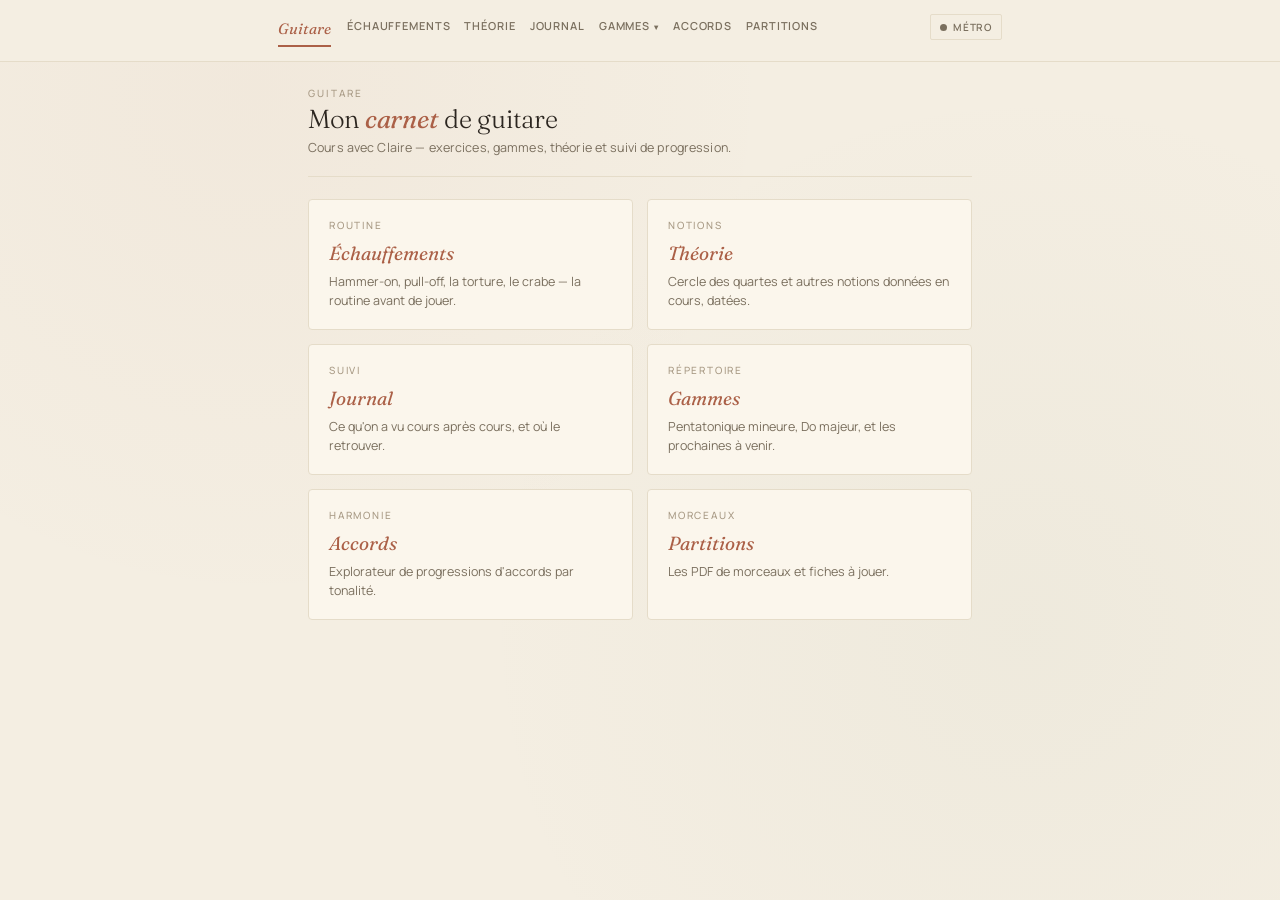
<file: index.html>
<!DOCTYPE html>
<html lang="fr">
<head>
  <meta charset="UTF-8">
  <meta name="viewport" content="width=device-width, initial-scale=1.0">
  <title>Mon carnet de guitare</title>
  <link rel="preconnect" href="https://fonts.googleapis.com">
  <link rel="preconnect" href="https://fonts.gstatic.com" crossorigin>
  <link href="https://fonts.googleapis.com/css2?family=Fraunces:ital,opsz,wght@0,9..144,300..600;1,9..144,300..600&family=Manrope:wght@300;400;500;600&display=swap" rel="stylesheet">
  <link rel="stylesheet" href="css/nav.css">
  <link rel="stylesheet" href="css/theme.css">
  <style>
    .cards {
      display: grid;
      grid-template-columns: 1fr 1fr;
      gap: 14px;
    }

    .card {
      background: var(--bg-card);
      border: 1px solid var(--line-soft);
      border-radius: 4px;
      padding: 18px 20px;
      text-decoration: none;
      color: var(--text);
      transition: all 0.2s ease;
      display: flex;
      flex-direction: column;
      gap: 6px;
    }

    .card:hover {
      background: var(--bg-accent);
      border-color: var(--line);
    }

    .card-label {
      font-family: 'Manrope', sans-serif;
      font-size: 10px;
      letter-spacing: 0.18em;
      text-transform: uppercase;
      color: var(--text-muted);
      font-weight: 500;
    }

    .card-title {
      font-family: 'Fraunces', serif;
      font-style: italic;
      font-weight: 400;
      font-size: 19px;
      color: var(--root);
    }

    .card-desc {
      font-size: 12.5px;
      color: var(--text-soft);
      line-height: 1.5;
    }

    @media (max-width: 540px) {
      .cards { grid-template-columns: 1fr; }
    }
  </style>
</head>
<body>

  <div id="site-nav-root" data-page="accueil"></div>
  <script src="js/nav.js"></script>

  <div class="container">

    <header class="hero">
      <div class="hero-left">
        <p class="eyebrow">Guitare</p>
        <h1>Mon <em>carnet</em> de guitare</h1>
        <p class="subtitle">Cours avec Claire — exercices, gammes, théorie et suivi de progression.</p>
      </div>
    </header>

    <div class="cards">
      <a class="card" href="echauffements.html">
        <span class="card-label">Routine</span>
        <span class="card-title">Échauffements</span>
        <span class="card-desc">Hammer-on, pull-off, la torture, le crabe — la routine avant de jouer.</span>
      </a>

      <a class="card" href="theorie.html">
        <span class="card-label">Notions</span>
        <span class="card-title">Théorie</span>
        <span class="card-desc">Cercle des quartes et autres notions données en cours, datées.</span>
      </a>

      <a class="card" href="journal.html">
        <span class="card-label">Suivi</span>
        <span class="card-title">Journal</span>
        <span class="card-desc">Ce qu'on a vu cours après cours, et où le retrouver.</span>
      </a>

      <a class="card" href="gammes.html">
        <span class="card-label">Répertoire</span>
        <span class="card-title">Gammes</span>
        <span class="card-desc">Pentatonique mineure, Do majeur, et les prochaines à venir.</span>
      </a>

      <a class="card" href="chord_progressions.html">
        <span class="card-label">Harmonie</span>
        <span class="card-title">Accords</span>
        <span class="card-desc">Explorateur de progressions d'accords par tonalité.</span>
      </a>

      <a class="card" href="partitions.html">
        <span class="card-label">Morceaux</span>
        <span class="card-title">Partitions</span>
        <span class="card-desc">Les PDF de morceaux et fiches à jouer.</span>
      </a>
    </div>

  </div>

</body>
</html>
</file>
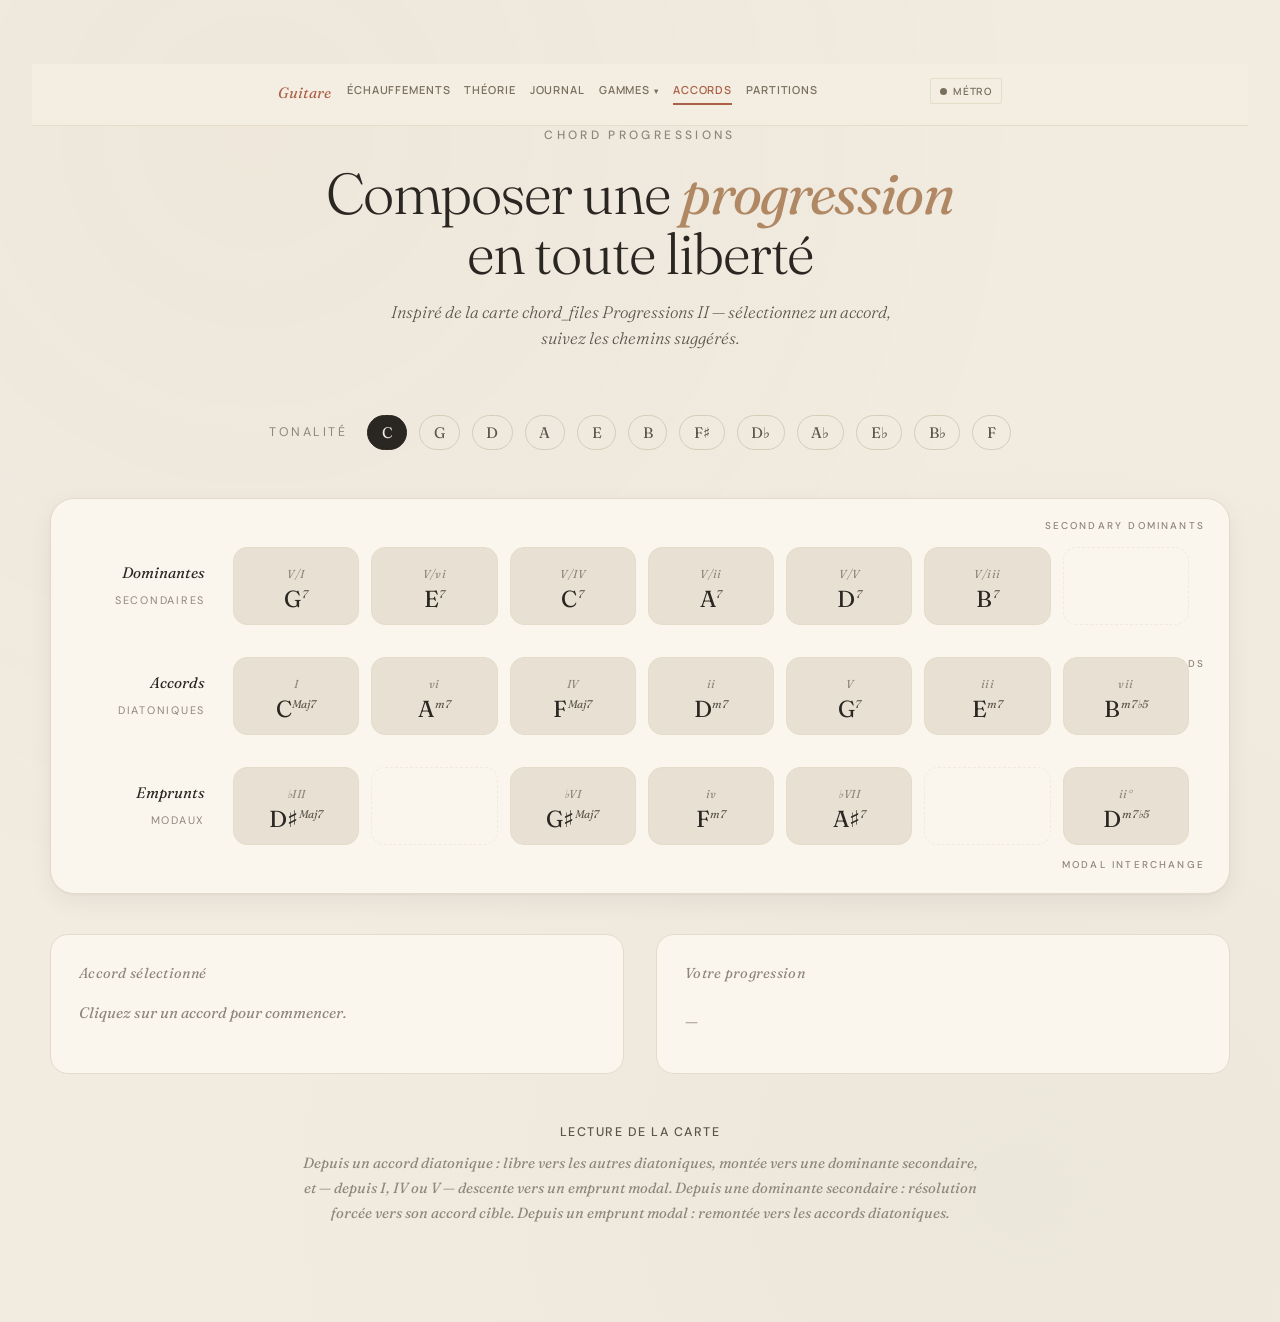
<file: chord_progressions.html>
<!DOCTYPE html>
<html lang="fr">
<head>
<meta charset="UTF-8">
<meta name="viewport" content="width=device-width, initial-scale=1.0">
<title>Chord Progressions — Explorer harmonique</title>
<link rel="preconnect" href="https://fonts.googleapis.com">
<link rel="preconnect" href="https://fonts.gstatic.com" crossorigin>
<link href="https://fonts.googleapis.com/css2?family=Fraunces:ital,opsz,wght@0,9..144,300;0,9..144,400;0,9..144,500;1,9..144,400&family=DM+Sans:wght@300;400;500;600&display=swap" rel="stylesheet">
<link rel="stylesheet" href="css/nav.css">
<style>
  :root {
    --bg: #F1EBE0;
    --bg-soft: #E8E1D3;
    --surface: #FAF6EE;
    --surface-hover: #F4EEDF;
    --ink: #2A2622;
    --ink-soft: #5C544B;
    --muted: #8E867A;
    --line: #D6CDB9;
    --line-soft: #E4DCC9;
    --accent: #6B7F5C;
    --accent-soft: #C9D2BC;
    --warm: #B08864;
    --warm-soft: #E6D5C2;
    --disabled: #C5BEAF;
    --shadow: 0 1px 2px rgba(42, 38, 34, 0.04), 0 8px 24px rgba(42, 38, 34, 0.06);
  }

  * { box-sizing: border-box; margin: 0; padding: 0; }

  html, body {
    background: var(--bg);
    color: var(--ink);
    font-family: 'DM Sans', sans-serif;
    font-weight: 400;
    line-height: 1.5;
    -webkit-font-smoothing: antialiased;
    min-height: 100vh;
  }

  body {
    padding: 4rem 2rem 6rem;
    background-image:
      radial-gradient(circle at 20% 10%, rgba(176, 136, 100, 0.04) 0%, transparent 50%),
      radial-gradient(circle at 80% 90%, rgba(107, 127, 92, 0.04) 0%, transparent 50%);
  }

  .container {
    max-width: 1180px;
    margin: 0 auto;
  }

  /* — Header — */
  header {
    text-align: center;
    margin-bottom: 4rem;
  }

  .eyebrow {
    font-family: 'DM Sans', sans-serif;
    font-size: 0.75rem;
    font-weight: 500;
    letter-spacing: 0.28em;
    text-transform: uppercase;
    color: var(--muted);
    margin-bottom: 1.25rem;
  }

  h1 {
    font-family: 'Fraunces', serif;
    font-weight: 300;
    font-size: clamp(2.4rem, 5vw, 3.6rem);
    letter-spacing: -0.02em;
    line-height: 1.05;
    color: var(--ink);
  }

  h1 em {
    font-style: italic;
    font-weight: 400;
    color: var(--warm);
  }

  .subtitle {
    font-family: 'Fraunces', serif;
    font-style: italic;
    font-weight: 300;
    font-size: 1.05rem;
    color: var(--ink-soft);
    margin-top: 1rem;
    max-width: 540px;
    margin-left: auto;
    margin-right: auto;
  }

  /* — Key selector — */
  .key-selector {
    display: flex;
    align-items: center;
    justify-content: center;
    gap: 0.75rem;
    margin-bottom: 3rem;
    flex-wrap: wrap;
  }

  .key-label {
    font-size: 0.78rem;
    letter-spacing: 0.2em;
    text-transform: uppercase;
    color: var(--muted);
    margin-right: 0.5rem;
  }

  .key-btn {
    background: transparent;
    border: 1px solid var(--line);
    color: var(--ink-soft);
    padding: 0.45rem 0.85rem;
    border-radius: 999px;
    font-family: 'Fraunces', serif;
    font-size: 0.95rem;
    font-weight: 400;
    cursor: pointer;
    transition: all 0.2s ease;
    min-width: 2.4rem;
  }

  .key-btn:hover {
    border-color: var(--warm);
    color: var(--warm);
  }

  .key-btn.active {
    background: var(--ink);
    border-color: var(--ink);
    color: var(--bg);
  }

  /* — Board — */
  .board {
    background: var(--surface);
    border: 1px solid var(--line-soft);
    border-radius: 24px;
    padding: 3rem 2.5rem;
    box-shadow: var(--shadow);
    position: relative;
  }

  .row {
    display: grid;
    grid-template-columns: 130px repeat(7, 1fr);
    gap: 0.75rem;
    align-items: center;
    margin-bottom: 2rem;
  }

  .row:last-of-type {
    margin-bottom: 0;
  }

  .row-label {
    text-align: right;
    padding-right: 1rem;
  }

  .row-label .name {
    font-family: 'Fraunces', serif;
    font-style: italic;
    font-size: 0.95rem;
    color: var(--ink);
    display: block;
    margin-bottom: 0.15rem;
  }

  .row-label .hint {
    font-size: 0.68rem;
    letter-spacing: 0.16em;
    text-transform: uppercase;
    color: var(--muted);
  }

  /* — Chord cell — */
  .chord {
    background: var(--bg-soft);
    border: 1px solid var(--line-soft);
    border-radius: 14px;
    padding: 1rem 0.5rem 0.75rem;
    text-align: center;
    cursor: pointer;
    transition: all 0.25s cubic-bezier(0.2, 0, 0.2, 1);
    position: relative;
    user-select: none;
    min-height: 78px;
    display: flex;
    flex-direction: column;
    justify-content: center;
  }

  .chord.empty {
    background: transparent;
    border: 1px dashed var(--line-soft);
    cursor: default;
    opacity: 0.4;
  }

  .chord:not(.empty):hover {
    border-color: var(--ink-soft);
    transform: translateY(-1px);
  }

  .chord .roman {
    font-family: 'Fraunces', serif;
    font-style: italic;
    font-size: 0.72rem;
    color: var(--muted);
    margin-bottom: 0.2rem;
    letter-spacing: 0.04em;
  }

  .chord .name {
    font-family: 'Fraunces', serif;
    font-size: 1.45rem;
    font-weight: 400;
    color: var(--ink);
    line-height: 1;
  }

  .chord .name .suffix {
    font-size: 0.7rem;
    font-style: italic;
    color: var(--ink-soft);
    margin-left: 0.05em;
    vertical-align: super;
  }

  /* — States — */
  .chord.selected {
    background: var(--ink);
    border-color: var(--ink);
    transform: translateY(-2px);
    box-shadow: 0 8px 20px rgba(42, 38, 34, 0.15);
  }
  .chord.selected .roman { color: var(--warm-soft); }
  .chord.selected .name { color: var(--bg); }
  .chord.selected .name .suffix { color: var(--warm-soft); }

  .chord.suggested {
    background: var(--accent-soft);
    border-color: var(--accent);
  }
  .chord.suggested .roman { color: var(--accent); font-weight: 500; }

  .chord.dimmed {
    opacity: 0.32;
  }

  /* — Section dividers — */
  .section-tag {
    position: absolute;
    font-size: 0.62rem;
    letter-spacing: 0.22em;
    text-transform: uppercase;
    color: var(--muted);
    font-weight: 500;
  }

  .section-tag.top-right {
    top: 1.25rem;
    right: 1.5rem;
  }
  .section-tag.middle-right {
    right: 1.5rem;
  }
  .section-tag.bottom-right {
    bottom: 1.25rem;
    right: 1.5rem;
  }

  /* — Info panel — */
  .info {
    margin-top: 2.5rem;
    display: grid;
    grid-template-columns: 1fr 1fr;
    gap: 2rem;
  }

  .info-card {
    background: var(--surface);
    border: 1px solid var(--line-soft);
    border-radius: 18px;
    padding: 1.75rem;
    min-height: 140px;
  }

  .info-card h3 {
    font-family: 'Fraunces', serif;
    font-style: italic;
    font-weight: 400;
    font-size: 0.9rem;
    color: var(--muted);
    margin-bottom: 1rem;
    letter-spacing: 0.02em;
  }

  .info-content {
    font-size: 0.95rem;
    color: var(--ink-soft);
    line-height: 1.6;
  }

  .info-content .highlight {
    font-family: 'Fraunces', serif;
    font-size: 1.6rem;
    color: var(--ink);
    display: block;
    margin-bottom: 0.5rem;
  }

  .info-content .meta {
    color: var(--warm);
    font-style: italic;
    font-family: 'Fraunces', serif;
    font-size: 0.95rem;
  }

  /* — Progression display — */
  .progression {
    display: flex;
    flex-wrap: wrap;
    gap: 0.5rem;
    align-items: center;
    min-height: 2.5rem;
  }

  .prog-chip {
    font-family: 'Fraunces', serif;
    font-size: 1.25rem;
    color: var(--ink);
    padding: 0.3rem 0.7rem;
    background: var(--bg-soft);
    border-radius: 8px;
    border: 1px solid var(--line-soft);
  }

  .prog-arrow {
    color: var(--muted);
    font-size: 0.9rem;
  }

  .prog-empty {
    color: var(--muted);
    font-style: italic;
    font-family: 'Fraunces', serif;
  }

  .clear-btn {
    margin-top: 1rem;
    background: transparent;
    border: none;
    color: var(--muted);
    font-size: 0.78rem;
    letter-spacing: 0.16em;
    text-transform: uppercase;
    cursor: pointer;
    padding: 0.4rem 0;
    transition: color 0.2s;
    font-family: 'DM Sans', sans-serif;
  }
  .clear-btn:hover {
    color: var(--warm);
  }

  /* — Legend — */
  .legend {
    margin-top: 3rem;
    text-align: center;
    font-family: 'Fraunces', serif;
    font-style: italic;
    color: var(--muted);
    font-size: 0.92rem;
    max-width: 680px;
    margin-left: auto;
    margin-right: auto;
    line-height: 1.7;
  }

  .legend strong {
    color: var(--ink-soft);
    font-weight: 500;
    font-style: normal;
    font-family: 'DM Sans', sans-serif;
    font-size: 0.78rem;
    letter-spacing: 0.12em;
    text-transform: uppercase;
    display: block;
    margin-bottom: 0.5rem;
  }

  /* — Mobile — */
  @media (max-width: 880px) {
    body { padding: 2rem 1rem 4rem; }
    .board { padding: 2rem 1rem; border-radius: 18px; }
    .row {
      grid-template-columns: repeat(7, 1fr);
      gap: 0.4rem;
      margin-bottom: 2.5rem;
    }
    .row-label {
      grid-column: 1 / -1;
      text-align: left;
      padding-right: 0;
      margin-bottom: 0.5rem;
    }
    .chord {
      padding: 0.6rem 0.2rem 0.5rem;
      min-height: 64px;
      border-radius: 10px;
    }
    .chord .name { font-size: 1rem; }
    .chord .roman { font-size: 0.62rem; }
    .info { grid-template-columns: 1fr; gap: 1rem; }
    .section-tag { display: none; }
  }
</style>
</head>
<body>
<div id="site-nav-root" data-page="accords"></div>
<script src="js/nav.js"></script>

<div class="container">

  <header>
    <div class="eyebrow">Chord Progressions</div>
    <h1>Composer une <em>progression</em><br>en toute liberté</h1>
    <p class="subtitle">Inspiré de la carte <em>chord_files Progressions II</em> — sélectionnez un accord, suivez les chemins suggérés.</p>
  </header>

  <div class="key-selector" id="keySelector">
    <span class="key-label">Tonalité</span>
  </div>

  <div class="board">
    <span class="section-tag top-right">Secondary Dominants</span>

    <div class="row" id="row-dominants">
      <div class="row-label">
        <span class="name">Dominantes</span>
        <span class="hint">secondaires</span>
      </div>
    </div>

    <span class="section-tag middle-right">Main Chords</span>

    <div class="row" id="row-main">
      <div class="row-label">
        <span class="name">Accords</span>
        <span class="hint">diatoniques</span>
      </div>
    </div>

    <span class="section-tag bottom-right">Modal Interchange</span>

    <div class="row" id="row-modal">
      <div class="row-label">
        <span class="name">Emprunts</span>
        <span class="hint">modaux</span>
      </div>
    </div>
  </div>

  <div class="info">
    <div class="info-card">
      <h3>Accord sélectionné</h3>
      <div class="info-content" id="selectedInfo">
        <span class="prog-empty">Cliquez sur un accord pour commencer.</span>
      </div>
    </div>

    <div class="info-card">
      <h3>Votre progression</h3>
      <div class="progression" id="progression">
        <span class="prog-empty">—</span>
      </div>
      <button class="clear-btn" id="clearBtn" style="display:none">↺ Recommencer</button>
    </div>
  </div>

  <div class="legend">
    <strong>Lecture de la carte</strong>
    Depuis un <em>accord diatonique</em> : libre vers les autres diatoniques, montée vers une dominante secondaire, et — depuis I, IV ou V — descente vers un emprunt modal.
    Depuis une <em>dominante secondaire</em> : résolution forcée vers son accord cible.
    Depuis un <em>emprunt modal</em> : remontée vers les accords diatoniques.
  </div>

</div>

<script>
/* —————————————————————————————————————————
   Données harmoniques
————————————————————————————————————————— */

// Notes chromatiques avec préférence pour les bémols (cohérent avec la carte)
const NOTES_SHARP = ['C', 'C#', 'D', 'D#', 'E', 'F', 'F#', 'G', 'G#', 'A', 'A#', 'B'];
const NOTES_FLAT  = ['C', 'Db', 'D', 'Eb', 'E', 'F', 'Gb', 'G', 'Ab', 'A', 'Bb', 'B'];

// Toutes les tonalités majeures
const KEYS = ['C', 'G', 'D', 'A', 'E', 'B', 'F#', 'Db', 'Ab', 'Eb', 'Bb', 'F'];

// Pour chaque tonalité, on choisit l'orthographe la plus naturelle
const KEY_PREFER_FLATS = {
  'C': false, 'G': false, 'D': false, 'A': false, 'E': false, 'B': false,
  'F#': false, 'Db': true, 'Ab': true, 'Eb': true, 'Bb': true, 'F': true
};

function noteAt(rootName, semitones) {
  const useFlats = KEY_PREFER_FLATS[rootName] ?? false;
  const scale = useFlats ? NOTES_FLAT : NOTES_SHARP;
  // Trouver l'index du root dans n'importe quelle des deux échelles
  let rootIdx = NOTES_SHARP.indexOf(rootName);
  if (rootIdx === -1) rootIdx = NOTES_FLAT.indexOf(rootName);
  return scale[(rootIdx + semitones + 120) % 12];
}

// Définition de la structure : intervalles depuis la tonique
// Main chords (degrés diatoniques)
const MAIN = [
  { id: 'I',   semi: 0,  roman: 'I',   suffix: 'Maj7',  type: 'maj7' },
  { id: 'vi',  semi: 9,  roman: 'vi',  suffix: 'm7',    type: 'm7' },
  { id: 'IV',  semi: 5,  roman: 'IV',  suffix: 'Maj7',  type: 'maj7' },
  { id: 'ii',  semi: 2,  roman: 'ii',  suffix: 'm7',    type: 'm7' },
  { id: 'V',   semi: 7,  roman: 'V',   suffix: '7',     type: '7' },
  { id: 'iii', semi: 4,  roman: 'iii', suffix: 'm7',    type: 'm7' },
  { id: 'vii', semi: 11, roman: 'vii', suffix: 'm7♭5',  type: 'm7b5' }
];

// Dominantes secondaires (chacune résout vers le main chord de même position)
// V/I = G7 en Do (semi +7 par rapport à C, mais +7 par rapport à I = +7)
// La dominante secondaire de X est située une quinte au-dessus de X, donc semi + 7
const DOMINANTS = [
  { id: 'V/I',   target: 'I',   semi: 7,            suffix: '7' },
  { id: 'V/vi',  target: 'vi',  semi: (9 + 7) % 12, suffix: '7' },  // E en C
  { id: 'V/IV',  target: 'IV',  semi: (5 + 7) % 12, suffix: '7' },  // C en C
  { id: 'V/ii',  target: 'ii',  semi: (2 + 7) % 12, suffix: '7' },  // A en C
  { id: 'V/V',   target: 'V',   semi: (7 + 7) % 12, suffix: '7' },  // D en C
  { id: 'V/iii', target: 'iii', semi: (4 + 7) % 12, suffix: '7' },  // B en C
  null  // pas de dominante secondaire pour vii dans la carte
];

// Modal interchange (emprunts au mineur parallèle)
const MODAL = [
  { id: 'bIII',  semi: 3,  roman: '♭III', suffix: 'Maj7' },
  null,
  { id: 'bVI',   semi: 8,  roman: '♭VI',  suffix: 'Maj7' },
  { id: 'iv',    semi: 5,  roman: 'iv',   suffix: 'm7' },
  { id: 'bVII',  semi: 10, roman: '♭VII', suffix: '7' },
  null,
  { id: 'ii_dim', semi: 2, roman: 'ii°',  suffix: 'm7♭5' }
];

/* —————————————————————————————————————————
   Règles de transition
————————————————————————————————————————— */

function getNextOptions(chord) {
  // chord = { row: 'main'|'dominant'|'modal', id: ... }
  const options = [];

  if (chord.row === 'main') {
    // Libre vers les autres main chords
    MAIN.forEach(m => { if (m.id !== chord.id) options.push({ row: 'main', id: m.id }); });
    // Vers toutes les dominantes secondaires
    DOMINANTS.forEach(d => { if (d) options.push({ row: 'dominant', id: d.id }); });
    // Vers modal interchange UNIQUEMENT si I, IV ou V
    if (['I', 'IV', 'V'].includes(chord.id)) {
      MODAL.forEach(m => { if (m) options.push({ row: 'modal', id: m.id }); });
    }
  }
  else if (chord.row === 'dominant') {
    // Résolution forcée vers le main chord cible
    const dom = DOMINANTS.find(d => d && d.id === chord.id);
    if (dom) options.push({ row: 'main', id: dom.target });
  }
  else if (chord.row === 'modal') {
    // Remontée vers les main chords (tous autorisés)
    MAIN.forEach(m => options.push({ row: 'main', id: m.id }));
  }

  return options;
}

/* —————————————————————————————————————————
   Rendu
————————————————————————————————————————— */

let currentKey = 'C';
let selected = null;
let progression = [];

function chordName(rootName, definition) {
  if (!definition) return null;
  const root = noteAt(rootName, definition.semi);
  return { root, suffix: definition.suffix };
}

function renderBoard() {
  const rowDom = document.getElementById('row-dominants');
  const rowMain = document.getElementById('row-main');
  const rowMod = document.getElementById('row-modal');

  // Conserver les labels
  rowDom.innerHTML = rowDom.children[0].outerHTML;
  rowMain.innerHTML = rowMain.children[0].outerHTML;
  rowMod.innerHTML = rowMod.children[0].outerHTML;

  // Dominantes secondaires
  DOMINANTS.forEach((d, i) => {
    const el = document.createElement('div');
    if (!d) {
      el.className = 'chord empty';
    } else {
      const c = chordName(currentKey, d);
      el.className = 'chord';
      el.dataset.row = 'dominant';
      el.dataset.id = d.id;
      el.innerHTML = `
        <span class="roman">${d.id}</span>
        <span class="name">${formatRoot(c.root)}<span class="suffix">${c.suffix}</span></span>
      `;
      el.addEventListener('click', () => selectChord({ row: 'dominant', id: d.id }));
    }
    rowDom.appendChild(el);
  });

  // Main chords
  MAIN.forEach(m => {
    const c = chordName(currentKey, m);
    const el = document.createElement('div');
    el.className = 'chord';
    el.dataset.row = 'main';
    el.dataset.id = m.id;
    el.innerHTML = `
      <span class="roman">${m.roman}</span>
      <span class="name">${formatRoot(c.root)}<span class="suffix">${m.suffix}</span></span>
    `;
    el.addEventListener('click', () => selectChord({ row: 'main', id: m.id }));
    rowMain.appendChild(el);
  });

  // Modal interchange
  MODAL.forEach(m => {
    const el = document.createElement('div');
    if (!m) {
      el.className = 'chord empty';
    } else {
      const c = chordName(currentKey, m);
      el.className = 'chord';
      el.dataset.row = 'modal';
      el.dataset.id = m.id;
      el.innerHTML = `
        <span class="roman">${m.roman}</span>
        <span class="name">${formatRoot(c.root)}<span class="suffix">${m.suffix}</span></span>
      `;
      el.addEventListener('click', () => selectChord({ row: 'modal', id: m.id }));
    }
    rowMod.appendChild(el);
  });

  updateStates();
}

function formatRoot(noteName) {
  // Affichage : remplacer 'b' par '♭' et '#' par '♯'
  return noteName.replace('b', '♭').replace('#', '♯');
}

function getChordEl(chord) {
  return document.querySelector(`.chord[data-row="${chord.row}"][data-id="${chord.id}"]`);
}

function chordLabel(chord) {
  let def;
  if (chord.row === 'main') def = MAIN.find(m => m.id === chord.id);
  else if (chord.row === 'dominant') def = DOMINANTS.find(d => d && d.id === chord.id);
  else if (chord.row === 'modal') def = MODAL.find(m => m && m.id === chord.id);
  if (!def) return '';
  const c = chordName(currentKey, def);
  return formatRoot(c.root) + c.suffix;
}

function chordFunction(chord) {
  if (chord.row === 'main') {
    const m = MAIN.find(x => x.id === chord.id);
    return `Degré ${m.roman} — accord diatonique`;
  }
  if (chord.row === 'dominant') {
    const d = DOMINANTS.find(x => x && x.id === chord.id);
    const target = MAIN.find(m => m.id === d.target);
    const targetC = chordName(currentKey, target);
    return `Dominante secondaire ${d.id} — résout vers ${formatRoot(targetC.root)}${target.suffix}`;
  }
  if (chord.row === 'modal') {
    const m = MODAL.find(x => x && x.id === chord.id);
    return `Emprunt modal ${m.roman} — couleur empruntée au mineur`;
  }
}

function updateStates() {
  document.querySelectorAll('.chord').forEach(el => {
    el.classList.remove('selected', 'suggested', 'dimmed');
  });

  if (!selected) return;

  const selEl = getChordEl(selected);
  if (selEl) selEl.classList.add('selected');

  const suggestions = getNextOptions(selected);
  const suggestionKeys = new Set(suggestions.map(s => `${s.row}:${s.id}`));

  document.querySelectorAll('.chord').forEach(el => {
    if (el.classList.contains('empty') || el.classList.contains('selected')) return;
    const key = `${el.dataset.row}:${el.dataset.id}`;
    if (suggestionKeys.has(key)) {
      el.classList.add('suggested');
    } else {
      el.classList.add('dimmed');
    }
  });
}

function selectChord(chord) {
  // Si on clique sur un accord déjà sélectionné, on désélectionne
  if (selected && selected.row === chord.row && selected.id === chord.id) {
    selected = null;
    updateStates();
    renderInfo();
    return;
  }

  // Ajouter à la progression si transition autorisée OU premier accord
  if (!selected) {
    progression = [chord];
  } else {
    const allowed = getNextOptions(selected).some(o => o.row === chord.row && o.id === chord.id);
    if (allowed) {
      progression.push(chord);
    } else {
      // Transition non autorisée : on redémarre une nouvelle progression
      progression = [chord];
    }
  }

  selected = chord;
  updateStates();
  renderInfo();
}

function renderInfo() {
  const info = document.getElementById('selectedInfo');
  const prog = document.getElementById('progression');
  const clearBtn = document.getElementById('clearBtn');

  if (!selected) {
    info.innerHTML = '<span class="prog-empty">Cliquez sur un accord pour commencer.</span>';
    prog.innerHTML = '<span class="prog-empty">—</span>';
    clearBtn.style.display = 'none';
    return;
  }

  info.innerHTML = `
    <span class="highlight">${chordLabel(selected)}</span>
    <span class="meta">${chordFunction(selected)}</span>
  `;

  if (progression.length === 0) {
    prog.innerHTML = '<span class="prog-empty">—</span>';
    clearBtn.style.display = 'none';
  } else {
    const chips = progression.map(c => `<span class="prog-chip">${chordLabel(c)}</span>`);
    prog.innerHTML = chips.join('<span class="prog-arrow">→</span>');
    clearBtn.style.display = progression.length > 0 ? 'inline-block' : 'none';
  }
}

/* —————————————————————————————————————————
   Sélecteur de tonalité
————————————————————————————————————————— */

function renderKeySelector() {
  const sel = document.getElementById('keySelector');
  KEYS.forEach(k => {
    const btn = document.createElement('button');
    btn.className = 'key-btn' + (k === currentKey ? ' active' : '');
    btn.textContent = formatRoot(k);
    btn.addEventListener('click', () => {
      currentKey = k;
      selected = null;
      progression = [];
      document.querySelectorAll('.key-btn').forEach(b => b.classList.remove('active'));
      btn.classList.add('active');
      renderBoard();
      renderInfo();
    });
    sel.appendChild(btn);
  });
}

document.getElementById('clearBtn').addEventListener('click', () => {
  selected = null;
  progression = [];
  updateStates();
  renderInfo();
});

/* — Init — */
renderKeySelector();
renderBoard();
renderInfo();
</script>
</body>
</html>
</file>
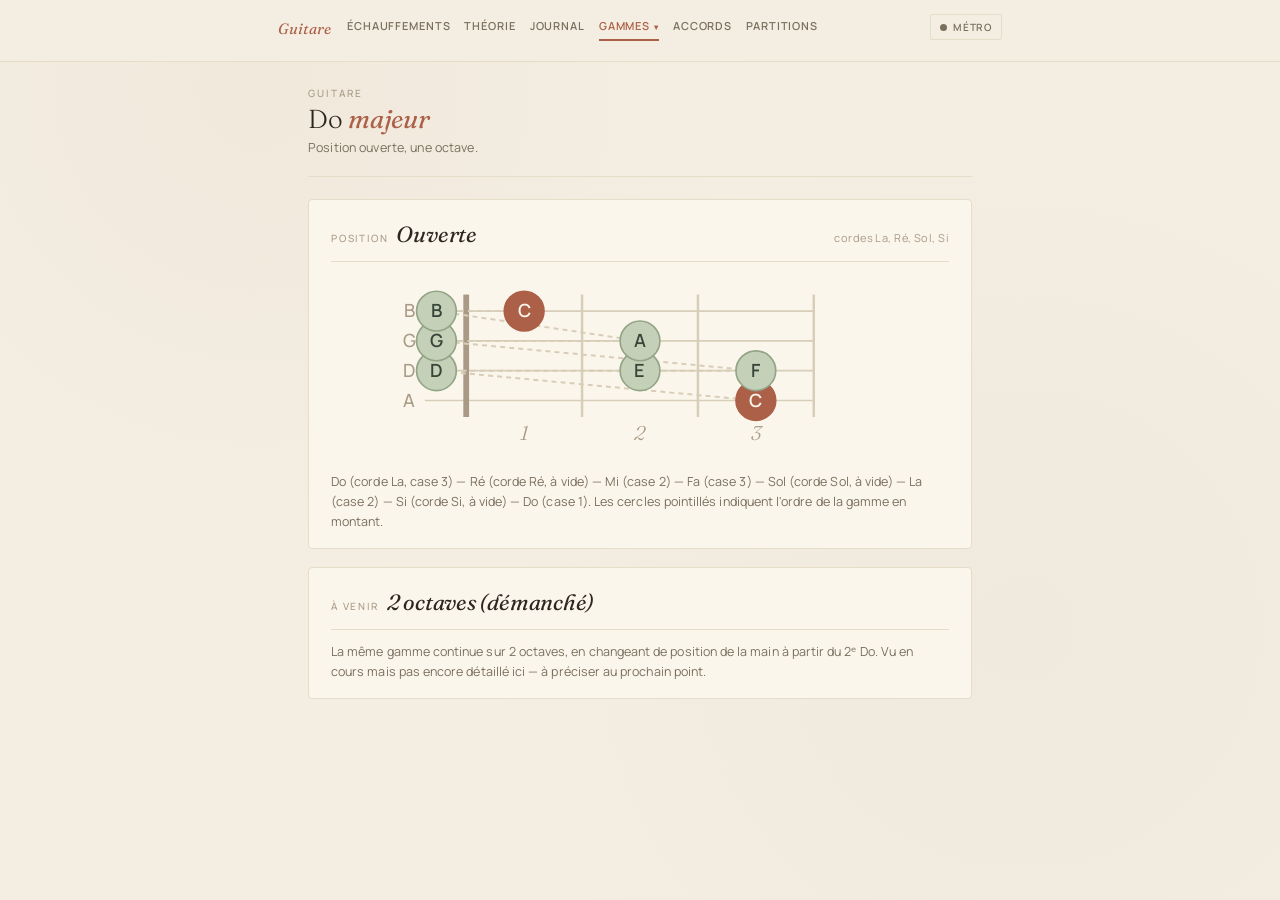
<file: do-majeur.html>
<!DOCTYPE html>
<html lang="fr">
<head>
  <meta charset="UTF-8">
  <meta name="viewport" content="width=device-width, initial-scale=1.0">
  <title>Do majeur — Guitare</title>
  <link rel="preconnect" href="https://fonts.googleapis.com">
  <link rel="preconnect" href="https://fonts.gstatic.com" crossorigin>
  <link href="https://fonts.googleapis.com/css2?family=Fraunces:ital,opsz,wght@0,9..144,300..600;1,9..144,300..600&family=Manrope:wght@300;400;500;600&display=swap" rel="stylesheet">
  <link rel="stylesheet" href="css/nav.css">
  <link rel="stylesheet" href="css/theme.css">
  <style>
    .scale-path {
      fill: none;
      stroke: var(--line);
      stroke-width: 1.2;
      stroke-dasharray: 3,2.5;
    }
  </style>
</head>
<body>

  <div id="site-nav-root" data-page="do-majeur"></div>
  <script src="js/nav.js"></script>

  <div class="container">

    <header class="hero">
      <div class="hero-left">
        <p class="eyebrow">Guitare</p>
        <h1>Do <em>majeur</em></h1>
        <p class="subtitle">Position ouverte, une octave.</p>
      </div>
    </header>

    <div class="panel" id="position-ouverte">
      <div class="panel-header">
        <div class="panel-title">
          <span class="panel-label">Position</span>
          <span class="panel-roman">Ouverte</span>
        </div>
        <div class="panel-meta">cordes La, Ré, Sol, Si</div>
      </div>

      <div class="fretboard-wrap">
        <svg class="fretboard" viewBox="0 0 290 110" xmlns="http://www.w3.org/2000/svg">
          <line class="string-line" x1="15" y1="20" x2="250" y2="20"/>
          <line class="string-line" x1="15" y1="38" x2="250" y2="38"/>
          <line class="string-line" x1="15" y1="56" x2="250" y2="56"/>
          <line class="string-line" x1="15" y1="74" x2="250" y2="74"/>

          <line class="fret-line nut" x1="40" y1="10" x2="40" y2="84"/>
          <line class="fret-line" x1="110" y1="10" x2="110" y2="84"/>
          <line class="fret-line" x1="180" y1="10" x2="180" y2="84"/>
          <line class="fret-line" x1="250" y1="10" x2="250" y2="84"/>

          <text class="fret-label" x="75" y="98" text-anchor="middle">1</text>
          <text class="fret-label" x="145" y="98" text-anchor="middle">2</text>
          <text class="fret-label" x="215" y="98" text-anchor="middle">3</text>

          <text class="string-label" x="6" y="20" text-anchor="middle" dy=".35em">B</text>
          <text class="string-label" x="6" y="38" text-anchor="middle" dy=".35em">G</text>
          <text class="string-label" x="6" y="56" text-anchor="middle" dy=".35em">D</text>
          <text class="string-label" x="6" y="74" text-anchor="middle" dy=".35em">A</text>

          <!-- Trajet ascendant de la gamme -->
          <path class="scale-path" d="M 215 74 L 22 56 L 145 56 L 215 56 L 22 38 L 145 38 L 22 20 L 75 20"/>

          <!-- A : Do (3) -->
          <circle class="note-circle root" cx="215" cy="74" r="12"/>
          <text class="note-text root" x="215" y="74" dy=".35em">C</text>

          <!-- D : Ré (0) Mi (2) Fa (3) -->
          <circle class="note-circle" cx="22" cy="56" r="12"/>
          <text class="note-text" x="22" y="56" dy=".35em">D</text>
          <circle class="note-circle" cx="145" cy="56" r="12"/>
          <text class="note-text" x="145" y="56" dy=".35em">E</text>
          <circle class="note-circle" cx="215" cy="56" r="12"/>
          <text class="note-text" x="215" y="56" dy=".35em">F</text>

          <!-- G : Sol (0) La (2) -->
          <circle class="note-circle" cx="22" cy="38" r="12"/>
          <text class="note-text" x="22" y="38" dy=".35em">G</text>
          <circle class="note-circle" cx="145" cy="38" r="12"/>
          <text class="note-text" x="145" y="38" dy=".35em">A</text>

          <!-- B : Si (0) Do (1) -->
          <circle class="note-circle" cx="22" cy="20" r="12"/>
          <text class="note-text" x="22" y="20" dy=".35em">B</text>
          <circle class="note-circle root" cx="75" cy="20" r="12"/>
          <text class="note-text root" x="75" y="20" dy=".35em">C</text>
        </svg>
      </div>

      <p class="panel-desc">Do (corde La, case 3) — Ré (corde Ré, à vide) — Mi (case 2) — Fa (case 3) — Sol (corde Sol, à vide) — La (case 2) — Si (corde Si, à vide) — Do (case 1). Les cercles pointillés indiquent l'ordre de la gamme en montant.</p>
    </div>

    <div class="panel" id="deux-octaves">
      <div class="panel-header">
        <div class="panel-title">
          <span class="panel-label">À venir</span>
          <span class="panel-roman">2 octaves (démanché)</span>
        </div>
      </div>
      <p class="panel-desc">La même gamme continue sur 2 octaves, en changeant de position de la main à partir du 2ᵉ Do. Vu en cours mais pas encore détaillé ici — à préciser au prochain point.</p>
    </div>

  </div>

</body>
</html>
</file>
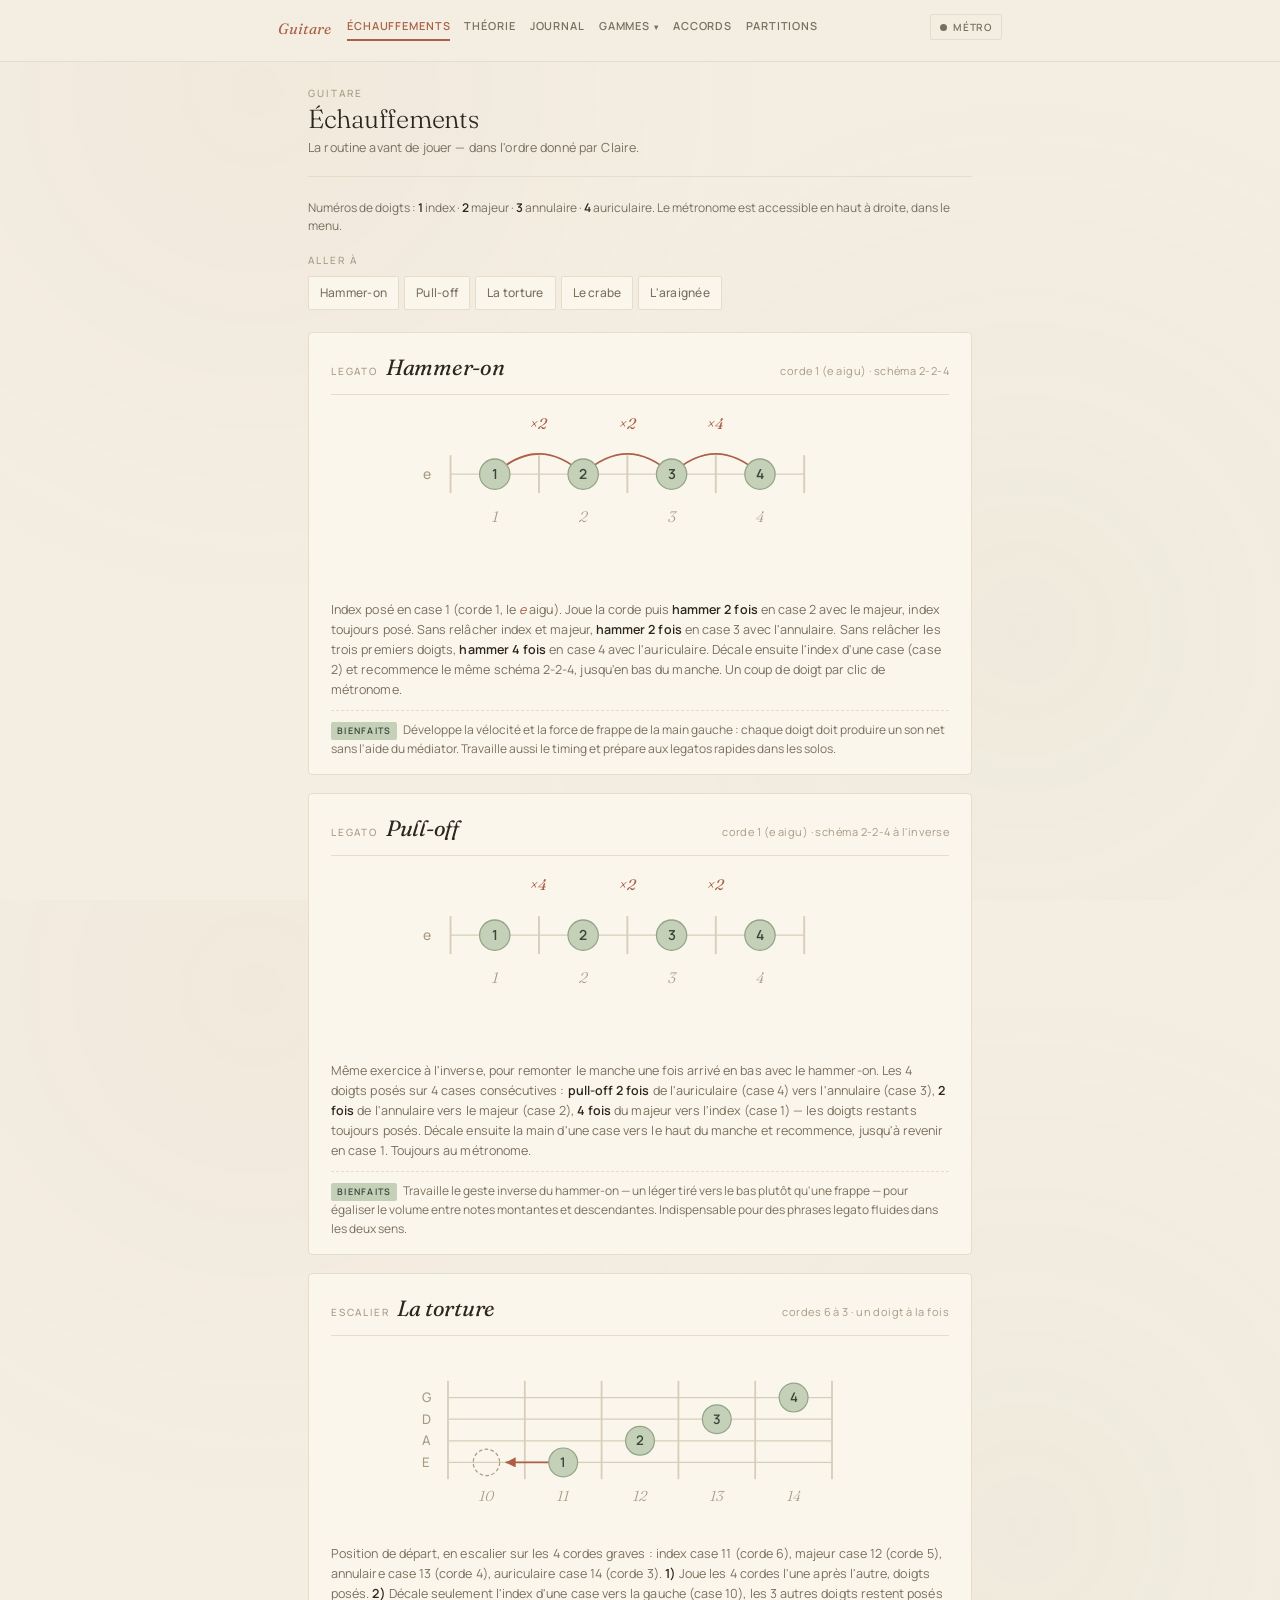
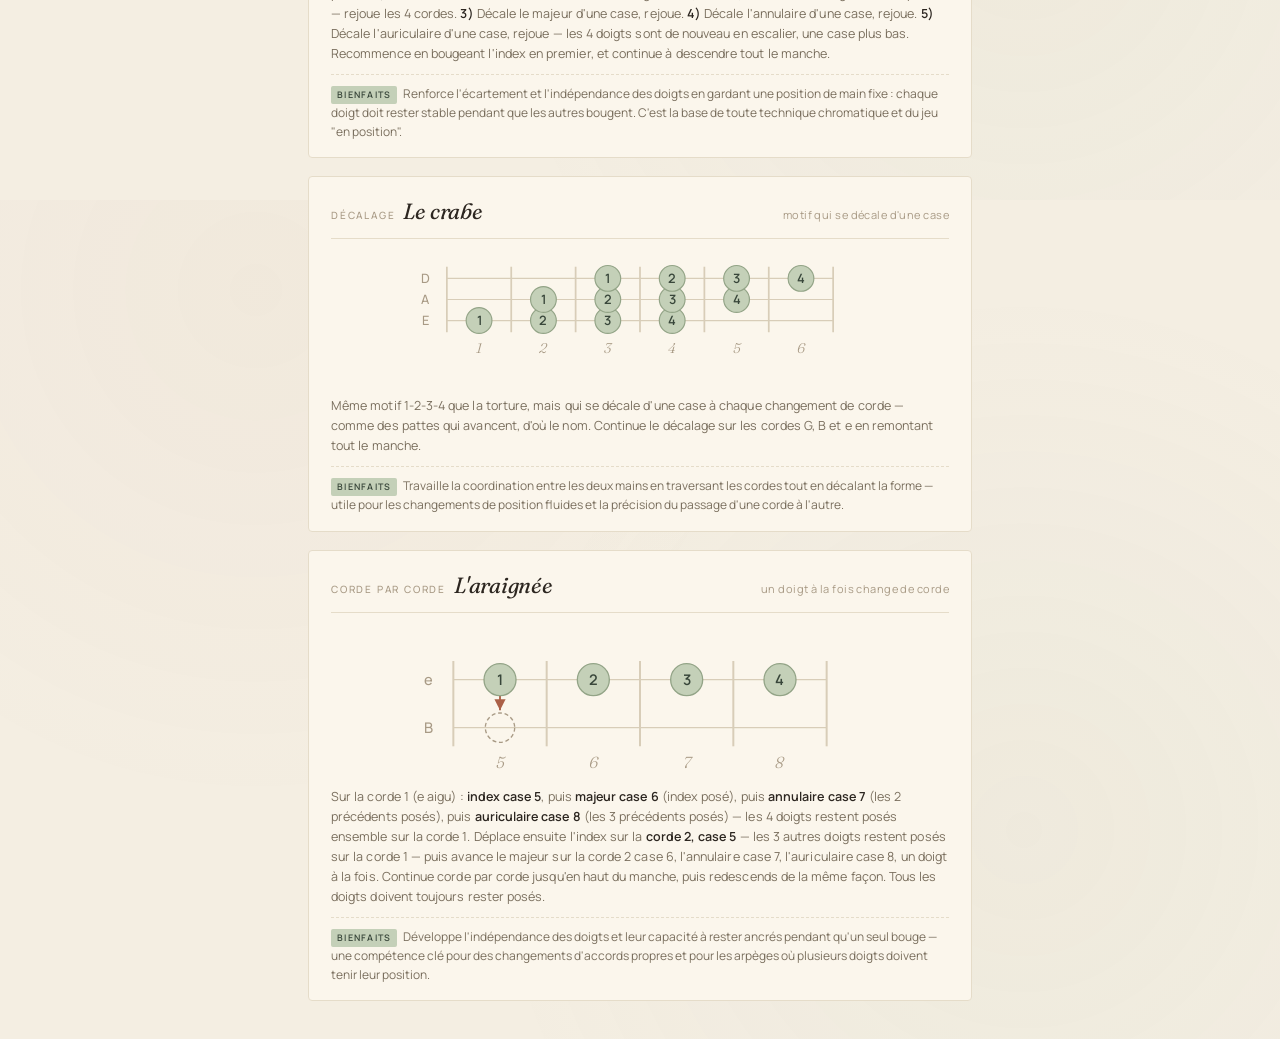
<file: echauffements.html>
<!DOCTYPE html>
<html lang="fr">
<head>
  <meta charset="UTF-8">
  <meta name="viewport" content="width=device-width, initial-scale=1.0">
  <title>Échauffements — Guitare</title>
  <link rel="preconnect" href="https://fonts.googleapis.com">
  <link rel="preconnect" href="https://fonts.gstatic.com" crossorigin>
  <link href="https://fonts.googleapis.com/css2?family=Fraunces:ital,opsz,wght@0,9..144,300..600;1,9..144,300..600&family=Manrope:wght@300;400;500;600&display=swap" rel="stylesheet">
  <link rel="stylesheet" href="css/nav.css">
  <link rel="stylesheet" href="css/theme.css">
  <style>
    .finger-note {
      fill: var(--note-soft);
      stroke: var(--note);
      stroke-width: 1;
    }
    .finger-note.accent {
      fill: var(--root);
      stroke: var(--root);
    }
    .finger-text {
      font-family: 'Manrope', sans-serif;
      font-size: 11px;
      font-weight: 600;
      fill: var(--note-text);
      text-anchor: middle;
    }
    .finger-text.accent { fill: #fbf6ec; }
    .move-arc {
      fill: none;
      stroke: var(--root);
      stroke-width: 1.4;
      marker-end: url(#arrowHead);
    }
    .move-label {
      font-family: 'Fraunces', serif;
      font-style: italic;
      font-size: 12px;
      fill: var(--root);
      text-anchor: middle;
    }
    .note-legend {
      font-size: 12px;
      color: var(--text-soft);
      margin-bottom: 18px;
    }
    .note-legend strong { color: var(--text); font-weight: 600; }
    .panel-desc strong { color: var(--text); font-weight: 600; }
    .panel-desc em { font-style: italic; color: var(--root); }

    .panel-benefit {
      margin-top: 10px;
      padding-top: 10px;
      border-top: 1px dashed var(--line-soft);
      font-size: 12px;
      color: var(--text-soft);
      line-height: 1.55;
    }
    .panel-benefit-label {
      display: inline-block;
      font-family: 'Manrope', sans-serif;
      font-size: 9px;
      letter-spacing: 0.14em;
      text-transform: uppercase;
      font-weight: 600;
      color: var(--note-text);
      background: var(--note-soft);
      padding: 2px 6px;
      border-radius: 2px;
      margin-right: 6px;
    }

    /* Animation du geste (hammer-on) */
    .finger-group { transform-box: fill-box; transform-origin: center; }
    .finger-group.held .finger-note {
      fill: var(--note);
      stroke: var(--root);
      stroke-width: 1.4;
    }
    .finger-group.held .finger-text { fill: #fbf6ec; }
    .finger-group.released .finger-note {
      fill: none;
      stroke: var(--text-muted);
      stroke-width: 1;
      stroke-dasharray: 3,2;
    }
    .finger-group.released .finger-text { fill: var(--text-muted); }
    .finger-group.hit .finger-note {
      fill: var(--root);
      stroke: var(--root);
      animation: fingerHit 0.36s ease;
    }
    .finger-group.hit .finger-text { fill: #fbf6ec; }
    @keyframes fingerHit {
      0% { transform: scale(1); }
      40% { transform: scale(1.3); }
      100% { transform: scale(1); }
    }
    /* Pull-off : le doigt se retire vers le haut plutôt que de "taper" vers le bas */
    #pull-off .finger-group.hit .finger-note,
    #pull-off .finger-group.hit .finger-text {
      animation: fingerPull 0.4s ease;
    }
    @keyframes fingerPull {
      0% { transform: translateY(0); }
      40% { transform: translateY(-10px); }
      100% { transform: translateY(0); }
    }
    .move-arc.pulse { animation: arcPulse 0.42s ease; }
    @keyframes arcPulse {
      0% { stroke-width: 1.4; }
      45% { stroke-width: 3; }
      100% { stroke-width: 1.4; }
    }
  </style>
</head>
<body>

  <div id="site-nav-root" data-page="echauffements"></div>
  <script src="js/nav.js"></script>

  <div class="container">

    <header class="hero">
      <div class="hero-left">
        <p class="eyebrow">Guitare</p>
        <h1>Échauffements</h1>
        <p class="subtitle">La routine avant de jouer — dans l'ordre donné par Claire.</p>
      </div>
    </header>

    <p class="note-legend">Numéros de doigts : <strong>1</strong> index · <strong>2</strong> majeur · <strong>3</strong> annulaire · <strong>4</strong> auriculaire. Le métronome est accessible en haut à droite, dans le menu.</p>

    <section class="selector">
      <div class="selector-label">Aller à</div>
      <div class="chips">
        <a class="chip" href="#hammer-on">Hammer-on</a>
        <a class="chip" href="#pull-off">Pull-off</a>
        <a class="chip" href="#torture">La torture</a>
        <a class="chip" href="#crabe">Le crabe</a>
        <a class="chip" href="#araignee">L'araignée</a>
      </div>
    </section>

    <!-- Hammer-on -->
    <div class="panel" id="hammer-on">
      <div class="panel-header">
        <div class="panel-title">
          <span class="panel-label">Legato</span>
          <span class="panel-roman">Hammer-on</span>
        </div>
        <div class="panel-meta">corde 1 (e aigu) · schéma 2-2-4</div>
      </div>
      <div class="fretboard-wrap">
        <svg class="fretboard" viewBox="0 0 380 140" xmlns="http://www.w3.org/2000/svg">
          <defs>
            <marker id="arrowHead" markerWidth="8" markerHeight="8" refX="6" refY="3" orient="auto">
              <path d="M0,0 L6,3 L0,6 Z" fill="#ab6047"/>
            </marker>
          </defs>
          <line class="string-line" x1="40" y1="50" x2="320" y2="50"/>
          <line class="fret-line" x1="40" y1="35" x2="40" y2="65"/>
          <line class="fret-line" x1="110" y1="35" x2="110" y2="65"/>
          <line class="fret-line" x1="180" y1="35" x2="180" y2="65"/>
          <line class="fret-line" x1="250" y1="35" x2="250" y2="65"/>
          <line class="fret-line" x1="320" y1="35" x2="320" y2="65"/>
          <text class="string-label" x="22" y="50" text-anchor="middle" dy=".35em">e</text>
          <text class="fret-label" x="75" y="88" text-anchor="middle">1</text>
          <text class="fret-label" x="145" y="88" text-anchor="middle">2</text>
          <text class="fret-label" x="215" y="88" text-anchor="middle">3</text>
          <text class="fret-label" x="285" y="88" text-anchor="middle">4</text>

          <path class="move-arc" id="arc-1" d="M 75 50 Q 110 18 145 50"/>
          <text class="move-label" x="110" y="14">×2</text>
          <path class="move-arc" id="arc-2" d="M 145 50 Q 180 18 215 50"/>
          <text class="move-label" x="180" y="14">×2</text>
          <path class="move-arc" id="arc-3" d="M 215 50 Q 250 18 285 50"/>
          <text class="move-label" x="250" y="14">×4</text>

          <g class="finger-group" id="note-1">
            <circle class="finger-note" cx="75" cy="50" r="12"/>
            <text class="finger-text" x="75" y="50" dy=".35em">1</text>
          </g>
          <g class="finger-group" id="note-2">
            <circle class="finger-note" cx="145" cy="50" r="12"/>
            <text class="finger-text" x="145" y="50" dy=".35em">2</text>
          </g>
          <g class="finger-group" id="note-3">
            <circle class="finger-note" cx="215" cy="50" r="12"/>
            <text class="finger-text" x="215" y="50" dy=".35em">3</text>
          </g>
          <g class="finger-group" id="note-4">
            <circle class="finger-note" cx="285" cy="50" r="12"/>
            <text class="finger-text" x="285" y="50" dy=".35em">4</text>
          </g>

        </svg>
      </div>
      <p class="panel-desc">Index posé en case 1 (corde 1, le <em>e</em> aigu). Joue la corde puis <strong>hammer 2 fois</strong> en case 2 avec le majeur, index toujours posé. Sans relâcher index et majeur, <strong>hammer 2 fois</strong> en case 3 avec l'annulaire. Sans relâcher les trois premiers doigts, <strong>hammer 4 fois</strong> en case 4 avec l'auriculaire. Décale ensuite l'index d'une case (case 2) et recommence le même schéma 2-2-4, jusqu'en bas du manche. Un coup de doigt par clic de métronome.</p>
      <p class="panel-benefit"><span class="panel-benefit-label">Bienfaits</span>Développe la vélocité et la force de frappe de la main gauche : chaque doigt doit produire un son net sans l'aide du médiator. Travaille aussi le timing et prépare aux legatos rapides dans les solos.</p>
    </div>

    <!-- Pull-off -->
    <div class="panel" id="pull-off">
      <div class="panel-header">
        <div class="panel-title">
          <span class="panel-label">Legato</span>
          <span class="panel-roman">Pull-off</span>
        </div>
        <div class="panel-meta">corde 1 (e aigu) · schéma 2-2-4 à l'inverse</div>
      </div>
      <div class="fretboard-wrap">
        <svg class="fretboard" viewBox="0 0 380 140" xmlns="http://www.w3.org/2000/svg">
          <line class="string-line" x1="40" y1="50" x2="320" y2="50"/>
          <line class="fret-line" x1="40" y1="35" x2="40" y2="65"/>
          <line class="fret-line" x1="110" y1="35" x2="110" y2="65"/>
          <line class="fret-line" x1="180" y1="35" x2="180" y2="65"/>
          <line class="fret-line" x1="250" y1="35" x2="250" y2="65"/>
          <line class="fret-line" x1="320" y1="35" x2="320" y2="65"/>
          <text class="string-label" x="22" y="50" text-anchor="middle" dy=".35em">e</text>
          <text class="fret-label" x="75" y="88" text-anchor="middle">1</text>
          <text class="fret-label" x="145" y="88" text-anchor="middle">2</text>
          <text class="fret-label" x="215" y="88" text-anchor="middle">3</text>
          <text class="fret-label" x="285" y="88" text-anchor="middle">4</text>

          <text class="move-label" x="250" y="14">×2</text>
          <text class="move-label" x="180" y="14">×2</text>
          <text class="move-label" x="110" y="14">×4</text>

          <g class="finger-group" id="po-note-1">
            <circle class="finger-note" cx="75" cy="50" r="12"/>
            <text class="finger-text" x="75" y="50" dy=".35em">1</text>
          </g>
          <g class="finger-group" id="po-note-2">
            <circle class="finger-note" cx="145" cy="50" r="12"/>
            <text class="finger-text" x="145" y="50" dy=".35em">2</text>
          </g>
          <g class="finger-group" id="po-note-3">
            <circle class="finger-note" cx="215" cy="50" r="12"/>
            <text class="finger-text" x="215" y="50" dy=".35em">3</text>
          </g>
          <g class="finger-group" id="po-note-4">
            <circle class="finger-note" cx="285" cy="50" r="12"/>
            <text class="finger-text" x="285" y="50" dy=".35em">4</text>
          </g>
        </svg>
      </div>
      <p class="panel-desc">Même exercice à l'inverse, pour remonter le manche une fois arrivé en bas avec le hammer-on. Les 4 doigts posés sur 4 cases consécutives : <strong>pull-off 2 fois</strong> de l'auriculaire (case 4) vers l'annulaire (case 3), <strong>2 fois</strong> de l'annulaire vers le majeur (case 2), <strong>4 fois</strong> du majeur vers l'index (case 1) — les doigts restants toujours posés. Décale ensuite la main d'une case vers le haut du manche et recommence, jusqu'à revenir en case 1. Toujours au métronome.</p>
      <p class="panel-benefit"><span class="panel-benefit-label">Bienfaits</span>Travaille le geste inverse du hammer-on — un léger tiré vers le bas plutôt qu'une frappe — pour égaliser le volume entre notes montantes et descendantes. Indispensable pour des phrases legato fluides dans les deux sens.</p>
    </div>

    <!-- La torture -->
    <div class="panel" id="torture">
      <div class="panel-header">
        <div class="panel-title">
          <span class="panel-label">Escalier</span>
          <span class="panel-roman">La torture</span>
        </div>
        <div class="panel-meta">cordes 6 à 3 · un doigt à la fois</div>
      </div>
      <div class="fretboard-wrap">
        <svg class="fretboard" viewBox="0 0 400 150" xmlns="http://www.w3.org/2000/svg">
          <line class="string-line" x1="40" y1="38" x2="360" y2="38"/>
          <line class="string-line" x1="40" y1="56" x2="360" y2="56"/>
          <line class="string-line" x1="40" y1="74" x2="360" y2="74"/>
          <line class="string-line" x1="40" y1="92" x2="360" y2="92"/>
          <line class="fret-line" x1="40" y1="24" x2="40" y2="106"/>
          <line class="fret-line" x1="104" y1="24" x2="104" y2="106"/>
          <line class="fret-line" x1="168" y1="24" x2="168" y2="106"/>
          <line class="fret-line" x1="232" y1="24" x2="232" y2="106"/>
          <line class="fret-line" x1="296" y1="24" x2="296" y2="106"/>
          <line class="fret-line" x1="360" y1="24" x2="360" y2="106"/>
          <text class="fret-label" x="72" y="124" text-anchor="middle">10</text>
          <text class="fret-label" x="136" y="124" text-anchor="middle">11</text>
          <text class="fret-label" x="200" y="124" text-anchor="middle">12</text>
          <text class="fret-label" x="264" y="124" text-anchor="middle">13</text>
          <text class="fret-label" x="328" y="124" text-anchor="middle">14</text>
          <text class="string-label" x="22" y="38" text-anchor="middle" dy=".35em">G</text>
          <text class="string-label" x="22" y="56" text-anchor="middle" dy=".35em">D</text>
          <text class="string-label" x="22" y="74" text-anchor="middle" dy=".35em">A</text>
          <text class="string-label" x="22" y="92" text-anchor="middle" dy=".35em">E</text>

          <circle cx="72" cy="92" r="11" fill="none" stroke="var(--text-muted)" stroke-width="1" stroke-dasharray="3,2"/>
          <path class="move-arc" d="M 128 92 L 88 92"/>

          <circle class="finger-note" cx="136" cy="92" r="12"/>
          <text class="finger-text" x="136" y="92" dy=".35em">1</text>
          <circle class="finger-note" cx="200" cy="74" r="12"/>
          <text class="finger-text" x="200" y="74" dy=".35em">2</text>
          <circle class="finger-note" cx="264" cy="56" r="12"/>
          <text class="finger-text" x="264" y="56" dy=".35em">3</text>
          <circle class="finger-note" cx="328" cy="38" r="12"/>
          <text class="finger-text" x="328" y="38" dy=".35em">4</text>
        </svg>
      </div>
      <p class="panel-desc">Position de départ, en escalier sur les 4 cordes graves : index case 11 (corde 6), majeur case 12 (corde 5), annulaire case 13 (corde 4), auriculaire case 14 (corde 3). <strong>1)</strong> Joue les 4 cordes l'une après l'autre, doigts posés. <strong>2)</strong> Décale seulement l'index d'une case vers la gauche (case 10), les 3 autres doigts restent posés — rejoue les 4 cordes. <strong>3)</strong> Décale le majeur d'une case, rejoue. <strong>4)</strong> Décale l'annulaire d'une case, rejoue. <strong>5)</strong> Décale l'auriculaire d'une case, rejoue — les 4 doigts sont de nouveau en escalier, une case plus bas. Recommence en bougeant l'index en premier, et continue à descendre tout le manche.</p>
      <p class="panel-benefit"><span class="panel-benefit-label">Bienfaits</span>Renforce l'écartement et l'indépendance des doigts en gardant une position de main fixe : chaque doigt doit rester stable pendant que les autres bougent. C'est la base de toute technique chromatique et du jeu "en position".</p>
    </div>

    <!-- Le crabe -->
    <div class="panel" id="crabe">
      <div class="panel-header">
        <div class="panel-title">
          <span class="panel-label">Décalage</span>
          <span class="panel-roman">Le crabe</span>
        </div>
        <div class="panel-meta">motif qui se décale d'une case</div>
      </div>
      <div class="fretboard-wrap">
        <svg class="fretboard" viewBox="0 0 410 110" xmlns="http://www.w3.org/2000/svg">
          <line class="string-line" x1="40" y1="20" x2="370" y2="20"/>
          <line class="string-line" x1="40" y1="38" x2="370" y2="38"/>
          <line class="string-line" x1="40" y1="56" x2="370" y2="56"/>
          <line class="fret-line" x1="40" y1="10" x2="40" y2="66"/>
          <line class="fret-line" x1="95" y1="10" x2="95" y2="66"/>
          <line class="fret-line" x1="150" y1="10" x2="150" y2="66"/>
          <line class="fret-line" x1="205" y1="10" x2="205" y2="66"/>
          <line class="fret-line" x1="260" y1="10" x2="260" y2="66"/>
          <line class="fret-line" x1="315" y1="10" x2="315" y2="66"/>
          <line class="fret-line" x1="370" y1="10" x2="370" y2="66"/>
          <text class="fret-label" x="67.5" y="84" text-anchor="middle">1</text>
          <text class="fret-label" x="122.5" y="84" text-anchor="middle">2</text>
          <text class="fret-label" x="177.5" y="84" text-anchor="middle">3</text>
          <text class="fret-label" x="232.5" y="84" text-anchor="middle">4</text>
          <text class="fret-label" x="287.5" y="84" text-anchor="middle">5</text>
          <text class="fret-label" x="342.5" y="84" text-anchor="middle">6</text>
          <text class="string-label" x="22" y="20" text-anchor="middle" dy=".35em">D</text>
          <text class="string-label" x="22" y="38" text-anchor="middle" dy=".35em">A</text>
          <text class="string-label" x="22" y="56" text-anchor="middle" dy=".35em">E</text>

          <!-- corde E : cases 1-4, doigts 1-2-3-4 -->
          <circle class="finger-note" cx="67.5" cy="56" r="11"/><text class="finger-text" x="67.5" y="56" dy=".35em">1</text>
          <circle class="finger-note" cx="122.5" cy="56" r="11"/><text class="finger-text" x="122.5" y="56" dy=".35em">2</text>
          <circle class="finger-note" cx="177.5" cy="56" r="11"/><text class="finger-text" x="177.5" y="56" dy=".35em">3</text>
          <circle class="finger-note" cx="232.5" cy="56" r="11"/><text class="finger-text" x="232.5" y="56" dy=".35em">4</text>

          <!-- corde A : cases 2-5, doigts 1-2-3-4 -->
          <circle class="finger-note" cx="122.5" cy="38" r="11"/><text class="finger-text" x="122.5" y="38" dy=".35em">1</text>
          <circle class="finger-note" cx="177.5" cy="38" r="11"/><text class="finger-text" x="177.5" y="38" dy=".35em">2</text>
          <circle class="finger-note" cx="232.5" cy="38" r="11"/><text class="finger-text" x="232.5" y="38" dy=".35em">3</text>
          <circle class="finger-note" cx="287.5" cy="38" r="11"/><text class="finger-text" x="287.5" y="38" dy=".35em">4</text>

          <!-- corde D : cases 3-6, doigts 1-2-3-4 -->
          <circle class="finger-note" cx="177.5" cy="20" r="11"/><text class="finger-text" x="177.5" y="20" dy=".35em">1</text>
          <circle class="finger-note" cx="232.5" cy="20" r="11"/><text class="finger-text" x="232.5" y="20" dy=".35em">2</text>
          <circle class="finger-note" cx="287.5" cy="20" r="11"/><text class="finger-text" x="287.5" y="20" dy=".35em">3</text>
          <circle class="finger-note" cx="342.5" cy="20" r="11"/><text class="finger-text" x="342.5" y="20" dy=".35em">4</text>
        </svg>
      </div>
      <p class="panel-desc">Même motif 1-2-3-4 que la torture, mais qui se décale d'une case à chaque changement de corde — comme des pattes qui avancent, d'où le nom. Continue le décalage sur les cordes G, B et e en remontant tout le manche.</p>
      <p class="panel-benefit"><span class="panel-benefit-label">Bienfaits</span>Travaille la coordination entre les deux mains en traversant les cordes tout en décalant la forme — utile pour les changements de position fluides et la précision du passage d'une corde à l'autre.</p>
    </div>

    <!-- L'araignée -->
    <div class="panel" id="araignee">
      <div class="panel-header">
        <div class="panel-title">
          <span class="panel-label">Corde par corde</span>
          <span class="panel-roman">L'araignée</span>
        </div>
        <div class="panel-meta">un doigt à la fois change de corde</div>
      </div>
      <div class="fretboard-wrap">
        <svg class="fretboard" viewBox="0 0 360 110" xmlns="http://www.w3.org/2000/svg">
          <line class="string-line" x1="40" y1="38" x2="320" y2="38"/>
          <line class="string-line" x1="40" y1="74" x2="320" y2="74"/>
          <line class="fret-line" x1="40" y1="24" x2="40" y2="88"/>
          <line class="fret-line" x1="110" y1="24" x2="110" y2="88"/>
          <line class="fret-line" x1="180" y1="24" x2="180" y2="88"/>
          <line class="fret-line" x1="250" y1="24" x2="250" y2="88"/>
          <line class="fret-line" x1="320" y1="24" x2="320" y2="88"/>
          <text class="fret-label" x="75" y="104" text-anchor="middle">5</text>
          <text class="fret-label" x="145" y="104" text-anchor="middle">6</text>
          <text class="fret-label" x="215" y="104" text-anchor="middle">7</text>
          <text class="fret-label" x="285" y="104" text-anchor="middle">8</text>
          <text class="string-label" x="22" y="38" text-anchor="middle" dy=".35em">e</text>
          <text class="string-label" x="22" y="74" text-anchor="middle" dy=".35em">B</text>

          <path class="move-arc" d="M 75 50 L 75 61"/>
          <circle cx="75" cy="74" r="11" fill="none" stroke="var(--text-muted)" stroke-width="1" stroke-dasharray="3,2"/>

          <circle class="finger-note" cx="75" cy="38" r="12"/>
          <text class="finger-text" x="75" y="38" dy=".35em">1</text>
          <circle class="finger-note" cx="145" cy="38" r="12"/>
          <text class="finger-text" x="145" y="38" dy=".35em">2</text>
          <circle class="finger-note" cx="215" cy="38" r="12"/>
          <text class="finger-text" x="215" y="38" dy=".35em">3</text>
          <circle class="finger-note" cx="285" cy="38" r="12"/>
          <text class="finger-text" x="285" y="38" dy=".35em">4</text>
        </svg>
      </div>
      <p class="panel-desc">Sur la corde 1 (e aigu) : <strong>index case 5</strong>, puis <strong>majeur case 6</strong> (index posé), puis <strong>annulaire case 7</strong> (les 2 précédents posés), puis <strong>auriculaire case 8</strong> (les 3 précédents posés) — les 4 doigts restent posés ensemble sur la corde 1. Déplace ensuite l'index sur la <strong>corde 2, case 5</strong> — les 3 autres doigts restent posés sur la corde 1 — puis avance le majeur sur la corde 2 case 6, l'annulaire case 7, l'auriculaire case 8, un doigt à la fois. Continue corde par corde jusqu'en haut du manche, puis redescends de la même façon. Tous les doigts doivent toujours rester posés.</p>
      <p class="panel-benefit"><span class="panel-benefit-label">Bienfaits</span>Développe l'indépendance des doigts et leur capacité à rester ancrés pendant qu'un seul bouge — une compétence clé pour des changements d'accords propres et pour les arpèges où plusieurs doigts doivent tenir leur position.</p>
    </div>

  </div>

  <script>
    function initLegatoAnim(panelId, prefix, sequence) {
      var panel = document.getElementById(panelId);
      if (!panel) return;

      var running = false;
      var timerId = null;

      function applyStep(step) {
        [1, 2, 3, 4].forEach(function (n) {
          var g = document.getElementById(prefix + 'note-' + n);
          if (!g) return;
          g.classList.remove('held', 'hit', 'released');
          if (step.hold.indexOf(n) !== -1) g.classList.add('held');
          if (step.released && step.released.indexOf(n) !== -1) g.classList.add('released');
          if (step.flash === n) {
            void g.getBoundingClientRect(); // relance l'animation même si déjà "hit" juste avant (offsetWidth ne force pas de reflow sur du SVG)
            g.classList.add('hit');
          }
        });
        [1, 2, 3].forEach(function (a) {
          var arc = document.getElementById(prefix + 'arc-' + a);
          if (!arc) return;
          arc.classList.remove('pulse');
        });
        if (step.arc) {
          var activeArc = document.getElementById(prefix + 'arc-' + step.arc);
          if (activeArc) {
            void activeArc.getBoundingClientRect(); // relance l'animation à chaque frappe (offsetWidth ne force pas de reflow sur du SVG)
            activeArc.classList.add('pulse');
          }
        }
      }

      var resetStep = { hold: [], flash: null, arc: null };

      function playStep(i) {
        if (!running) return;
        var step = sequence[i];
        applyStep(step);
        timerId = setTimeout(function () {
          playStep((i + 1) % sequence.length);
        }, step.dur);
      }

      function start() {
        if (running) return;
        running = true;
        playStep(0);
      }

      function stop() {
        if (!running) return;
        running = false;
        clearTimeout(timerId);
        applyStep(resetStep);
      }

      panel.addEventListener('mouseenter', start);
      panel.addEventListener('mouseleave', stop);
    }

    initLegatoAnim('hammer-on', '', [
      { flash: null, hold: [1],           arc: null, dur: 600 }, // index posé, corde jouée
      { flash: 2,    hold: [1],           arc: 1,    dur: 520 }, // hammer 1 (majeur)
      { flash: 2,    hold: [1, 2],        arc: 1,    dur: 520 }, // hammer 2 (majeur)
      { flash: 3,    hold: [1, 2],        arc: 2,    dur: 520 }, // hammer 1 (annulaire)
      { flash: 3,    hold: [1, 2, 3],     arc: 2,    dur: 520 }, // hammer 2 (annulaire)
      { flash: 4,    hold: [1, 2, 3],     arc: 3,    dur: 460 }, // hammer 1 (auriculaire)
      { flash: 4,    hold: [1, 2, 3, 4],  arc: 3,    dur: 460 }, // hammer 2
      { flash: 4,    hold: [1, 2, 3, 4],  arc: 3,    dur: 460 }, // hammer 3
      { flash: 4,    hold: [1, 2, 3, 4],  arc: 3,    dur: 460 }, // hammer 4
      { flash: null, hold: [1, 2, 3, 4],  arc: null, dur: 800 }, // tenu (avant de décaler d'une case)
      { flash: null, hold: [],            arc: null, dur: 500 }  // relâché avant de reboucler
    ]);

    initLegatoAnim('pull-off', 'po-', [
      { flash: null, hold: [1, 2, 3, 4],  released: [],        dur: 800 }, // position de départ, 4 doigts posés
      { flash: 4,    hold: [1, 2, 3, 4],  released: [],        dur: 520 }, // pull-off 1 (auriculaire, encore posé)
      { flash: 4,    hold: [1, 2, 3],     released: [4],       dur: 520 }, // pull-off 2 : auriculaire relâché
      { flash: 3,    hold: [1, 2, 3],     released: [4],       dur: 520 }, // pull-off 1 (annulaire, encore posé)
      { flash: 3,    hold: [1, 2],        released: [4, 3],    dur: 520 }, // pull-off 2 : annulaire relâché
      { flash: 2,    hold: [1, 2],        released: [4, 3],    dur: 460 }, // pull-off 1 (majeur, encore posé)
      { flash: 2,    hold: [1, 2],        released: [4, 3],    dur: 460 }, // pull-off 2
      { flash: 2,    hold: [1, 2],        released: [4, 3],    dur: 460 }, // pull-off 3
      { flash: 2,    hold: [1],           released: [4, 3, 2], dur: 460 }, // pull-off 4 : majeur relâché
      { flash: null, hold: [1],           released: [4, 3, 2], dur: 800 }, // tenu, index seul (avant de décaler d'une case)
      { flash: null, hold: [],            released: [],        dur: 500 }  // remise à zéro avant de reboucler
    ]);
  </script>

</body>
</html>
</file>
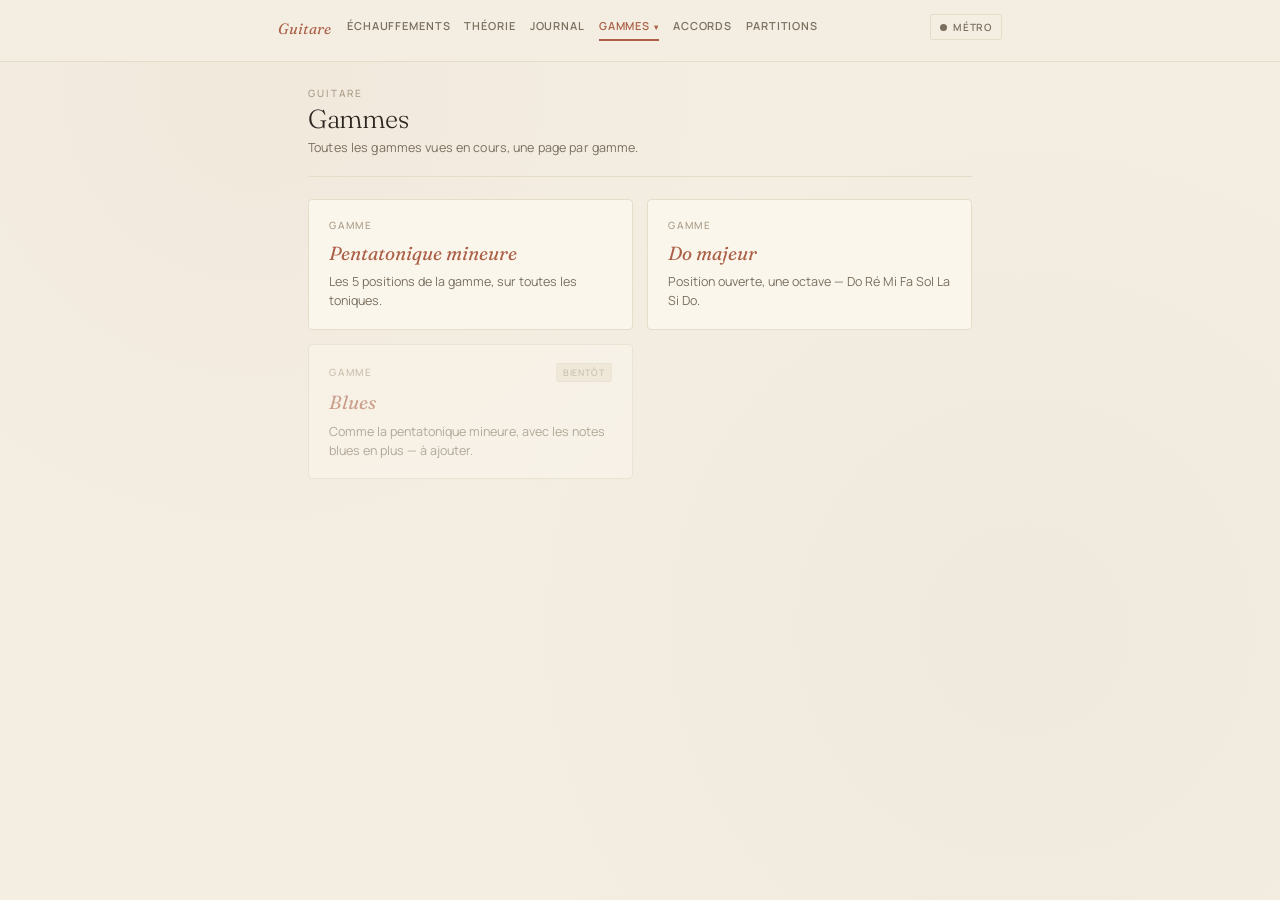
<file: gammes.html>
<!DOCTYPE html>
<html lang="fr">
<head>
  <meta charset="UTF-8">
  <meta name="viewport" content="width=device-width, initial-scale=1.0">
  <title>Gammes — Guitare</title>
  <link rel="preconnect" href="https://fonts.googleapis.com">
  <link rel="preconnect" href="https://fonts.gstatic.com" crossorigin>
  <link href="https://fonts.googleapis.com/css2?family=Fraunces:ital,opsz,wght@0,9..144,300..600;1,9..144,300..600&family=Manrope:wght@300;400;500;600&display=swap" rel="stylesheet">
  <link rel="stylesheet" href="css/nav.css">
  <link rel="stylesheet" href="css/theme.css">
  <style>
    .cards {
      display: grid;
      grid-template-columns: 1fr 1fr;
      gap: 14px;
    }

    .card {
      background: var(--bg-card);
      border: 1px solid var(--line-soft);
      border-radius: 4px;
      padding: 18px 20px;
      text-decoration: none;
      color: var(--text);
      transition: all 0.2s ease;
      display: flex;
      flex-direction: column;
      gap: 6px;
    }

    .card:hover {
      background: var(--bg-accent);
      border-color: var(--line);
    }

    .card.disabled {
      opacity: 0.55;
      cursor: default;
    }

    .card-label {
      font-family: 'Manrope', sans-serif;
      font-size: 10px;
      letter-spacing: 0.18em;
      text-transform: uppercase;
      color: var(--text-muted);
      font-weight: 500;
      display: flex;
      align-items: center;
      justify-content: space-between;
    }

    .card-soon {
      font-family: 'Manrope', sans-serif;
      font-size: 9px;
      letter-spacing: 0.1em;
      text-transform: uppercase;
      color: var(--text-muted);
      background: var(--bg-accent);
      border: 1px solid var(--line-soft);
      border-radius: 2px;
      padding: 2px 6px;
    }

    .card-title {
      font-family: 'Fraunces', serif;
      font-style: italic;
      font-weight: 400;
      font-size: 19px;
      color: var(--root);
    }

    .card-desc {
      font-size: 12.5px;
      color: var(--text-soft);
      line-height: 1.5;
    }

    @media (max-width: 540px) {
      .cards { grid-template-columns: 1fr; }
    }
  </style>
</head>
<body>

  <div id="site-nav-root" data-page="gammes"></div>
  <script src="js/nav.js"></script>

  <div class="container">

    <header class="hero">
      <div class="hero-left">
        <p class="eyebrow">Guitare</p>
        <h1>Gammes</h1>
        <p class="subtitle">Toutes les gammes vues en cours, une page par gamme.</p>
      </div>
    </header>

    <div class="cards">
      <a class="card" href="pentatonique-mineure.html">
        <span class="card-label">Gamme</span>
        <span class="card-title">Pentatonique mineure</span>
        <span class="card-desc">Les 5 positions de la gamme, sur toutes les toniques.</span>
      </a>

      <a class="card" href="do-majeur.html">
        <span class="card-label">Gamme</span>
        <span class="card-title">Do majeur</span>
        <span class="card-desc">Position ouverte, une octave — Do Ré Mi Fa Sol La Si Do.</span>
      </a>

      <div class="card disabled">
        <span class="card-label">Gamme <span class="card-soon">Bientôt</span></span>
        <span class="card-title">Blues</span>
        <span class="card-desc">Comme la pentatonique mineure, avec les notes blues en plus — à ajouter.</span>
      </div>
    </div>

  </div>

</body>
</html>
</file>
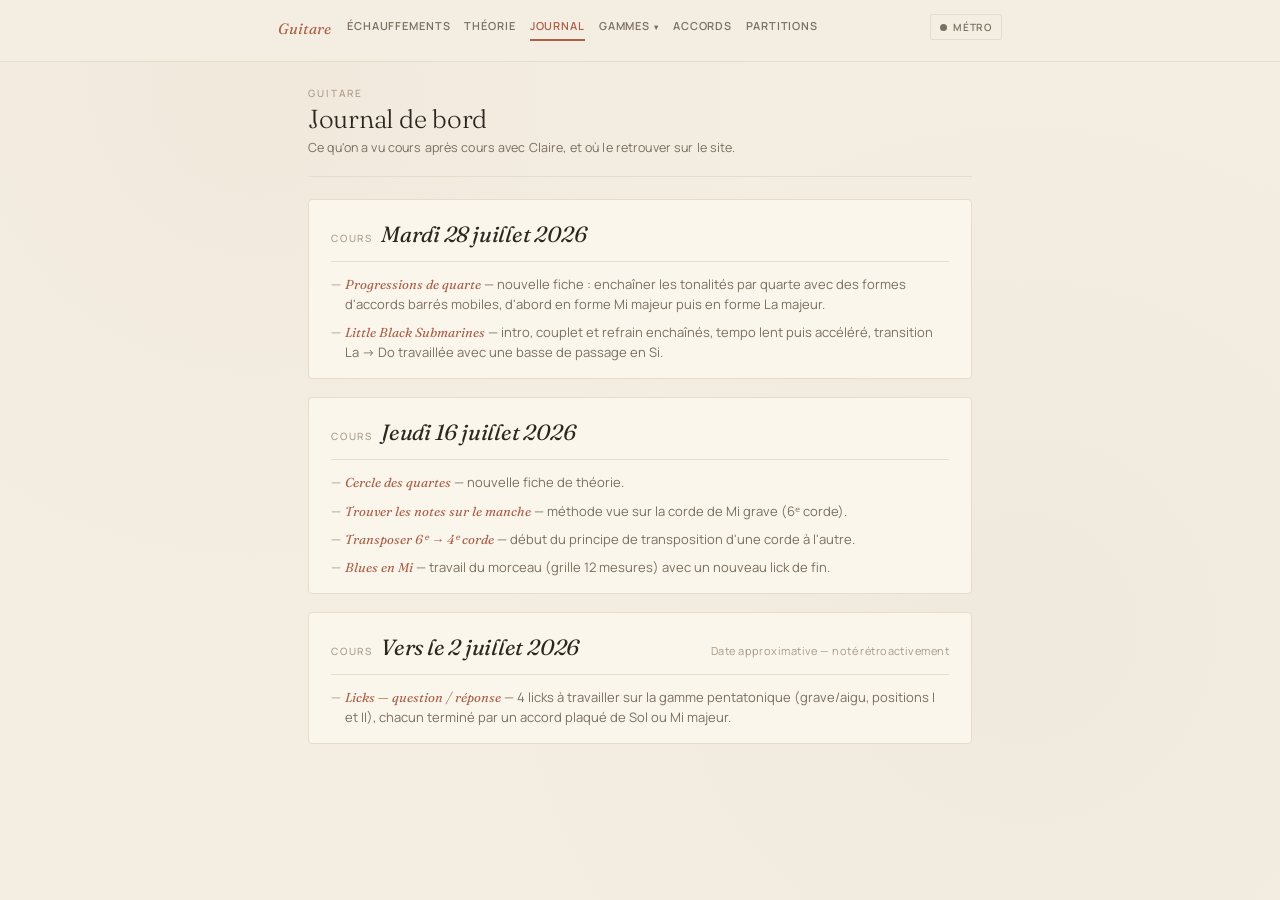
<file: journal.html>
<!DOCTYPE html>
<html lang="fr">
<head>
  <meta charset="UTF-8">
  <meta name="viewport" content="width=device-width, initial-scale=1.0">
  <title>Journal — Guitare</title>
  <link rel="preconnect" href="https://fonts.googleapis.com">
  <link rel="preconnect" href="https://fonts.gstatic.com" crossorigin>
  <link href="https://fonts.googleapis.com/css2?family=Fraunces:ital,opsz,wght@0,9..144,300..600;1,9..144,300..600&family=Manrope:wght@300;400;500;600&display=swap" rel="stylesheet">
  <link rel="stylesheet" href="css/nav.css">
  <link rel="stylesheet" href="css/theme.css">
  <style>
    .journal-list {
      list-style: none;
      display: flex;
      flex-direction: column;
      gap: 8px;
    }
    .journal-list li {
      font-size: 13px;
      color: var(--text-soft);
      line-height: 1.55;
      padding-left: 14px;
      position: relative;
    }
    .journal-list li::before {
      content: "—";
      position: absolute;
      left: 0;
      color: var(--text-muted);
    }
    .journal-list a {
      color: var(--root);
      font-family: 'Fraunces', serif;
      font-style: italic;
      font-weight: 400;
      text-decoration: none;
    }
    .journal-list a:hover { text-decoration: underline; }
  </style>
</head>
<body>

  <div id="site-nav-root" data-page="journal"></div>
  <script src="js/nav.js"></script>

  <div class="container">

    <header class="hero">
      <div class="hero-left">
        <p class="eyebrow">Guitare</p>
        <h1>Journal de bord</h1>
        <p class="subtitle">Ce qu'on a vu cours après cours avec Claire, et où le retrouver sur le site.</p>
      </div>
    </header>

    <!-- Mardi 28 juillet 2026 -->
    <div class="panel" id="j-2026-07-28">
      <div class="panel-header">
        <div class="panel-title">
          <span class="panel-label">Cours</span>
          <span class="panel-roman">Mardi 28 juillet 2026</span>
        </div>
      </div>
      <ul class="journal-list">
        <li><a href="theorie.html#progressions-de-quarte">Progressions de quarte</a> — nouvelle fiche : enchaîner les tonalités par quarte avec des formes d'accords barrés mobiles, d'abord en forme Mi majeur puis en forme La majeur.</li>
        <li><a href="partitions.html#little-black-submarines">Little Black Submarines</a> — intro, couplet et refrain enchaînés, tempo lent puis accéléré, transition La → Do travaillée avec une basse de passage en Si.</li>
      </ul>
    </div>

    <!-- Jeudi 16 juillet 2026 -->
    <div class="panel" id="j-2026-07-16">
      <div class="panel-header">
        <div class="panel-title">
          <span class="panel-label">Cours</span>
          <span class="panel-roman">Jeudi 16 juillet 2026</span>
        </div>
      </div>
      <ul class="journal-list">
        <li><a href="theorie.html#cercle-des-quartes">Cercle des quartes</a> — nouvelle fiche de théorie.</li>
        <li><a href="theorie.html#notes-manche">Trouver les notes sur le manche</a> — méthode vue sur la corde de Mi grave (6ᵉ corde).</li>
        <li><a href="theorie.html#transposition">Transposer 6ᵉ → 4ᵉ corde</a> — début du principe de transposition d'une corde à l'autre.</li>
        <li><a href="partitions.html#blues-mi">Blues en Mi</a> — travail du morceau (grille 12 mesures) avec un nouveau lick de fin.</li>
      </ul>
    </div>

    <!-- Vers le 2 juillet 2026 (date approximative, noté rétroactivement) -->
    <div class="panel" id="j-2026-07-02">
      <div class="panel-header">
        <div class="panel-title">
          <span class="panel-label">Cours</span>
          <span class="panel-roman">Vers le 2 juillet 2026</span>
        </div>
        <div class="panel-meta">Date approximative — noté rétroactivement</div>
      </div>
      <ul class="journal-list">
        <li><a href="pentatonique-mineure.html#licks">Licks — question / réponse</a> — 4 licks à travailler sur la gamme pentatonique (grave/aigu, positions I et II), chacun terminé par un accord plaqué de Sol ou Mi majeur.</li>
      </ul>
    </div>

    <!-- Les prochains cours viendront s'ajouter ici, un .panel par date (ordre du plus récent au plus ancien). -->

  </div>

</body>
</html>
</file>
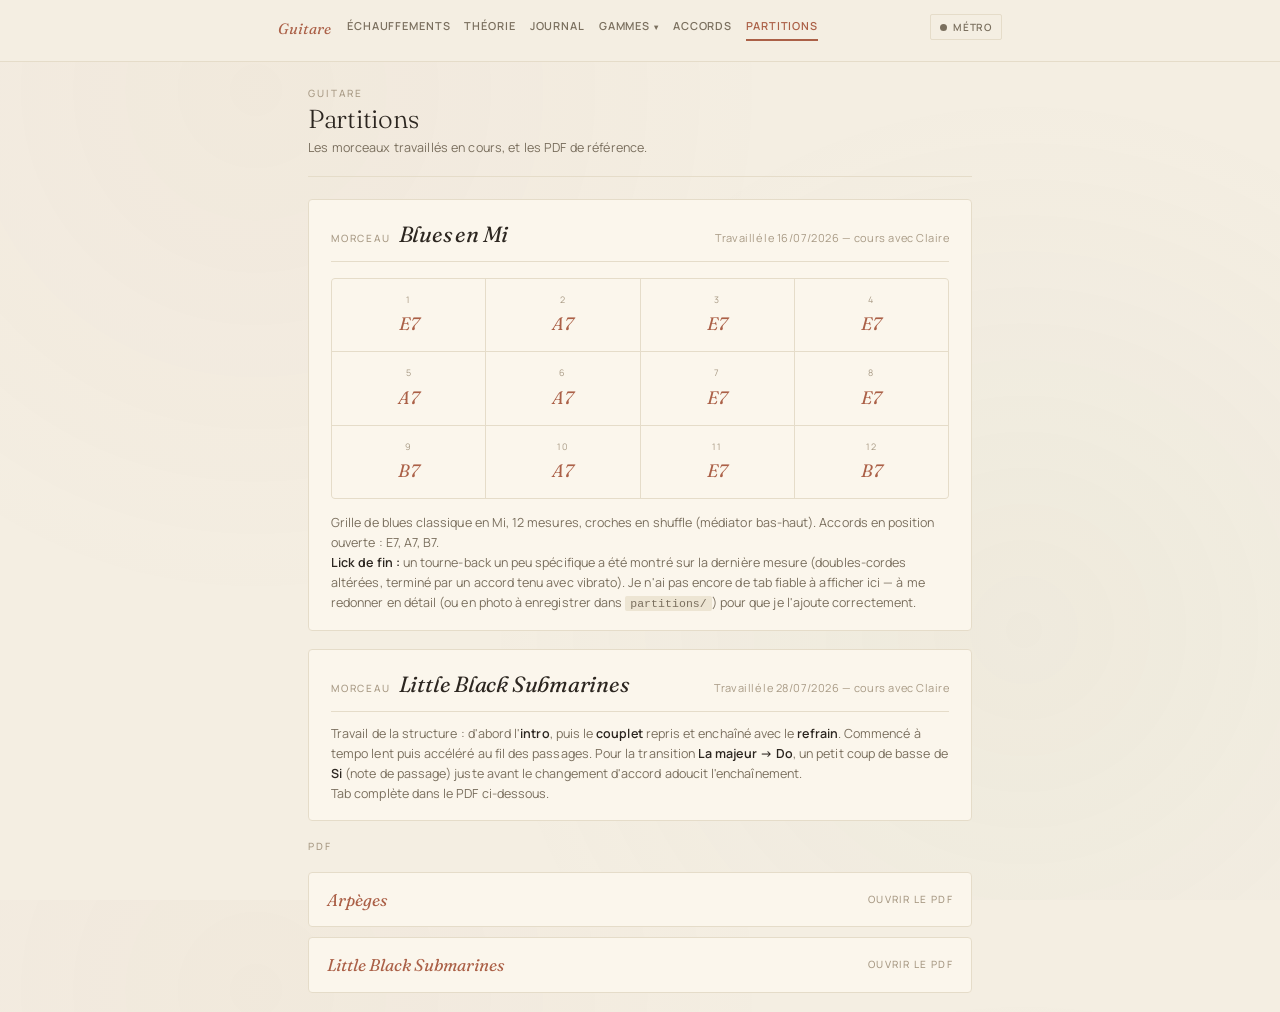
<file: partitions.html>
<!DOCTYPE html>
<html lang="fr">
<head>
  <meta charset="UTF-8">
  <meta name="viewport" content="width=device-width, initial-scale=1.0">
  <title>Partitions — Guitare</title>
  <link rel="preconnect" href="https://fonts.googleapis.com">
  <link rel="preconnect" href="https://fonts.gstatic.com" crossorigin>
  <link href="https://fonts.googleapis.com/css2?family=Fraunces:ital,opsz,wght@0,9..144,300..600;1,9..144,300..600&family=Manrope:wght@300;400;500;600&display=swap" rel="stylesheet">
  <link rel="stylesheet" href="css/nav.css">
  <link rel="stylesheet" href="css/theme.css">
  <style>
    .score-list {
      display: flex;
      flex-direction: column;
      gap: 10px;
    }

    .score-link {
      background: var(--bg-card);
      border: 1px solid var(--line-soft);
      border-radius: 4px;
      padding: 14px 18px;
      text-decoration: none;
      color: var(--text);
      display: flex;
      align-items: center;
      justify-content: space-between;
      gap: 12px;
      transition: all 0.2s ease;
    }

    .score-link:hover {
      background: var(--bg-accent);
      border-color: var(--line);
    }

    .score-title {
      font-family: 'Fraunces', serif;
      font-style: italic;
      font-weight: 400;
      font-size: 17px;
      color: var(--root);
    }

    .score-open {
      font-family: 'Manrope', sans-serif;
      font-size: 10px;
      letter-spacing: 0.14em;
      text-transform: uppercase;
      color: var(--text-muted);
      font-weight: 500;
      flex-shrink: 0;
    }

    .blues-grid {
      display: grid;
      grid-template-columns: repeat(4, 1fr);
      gap: 1px;
      background: var(--line-soft);
      border: 1px solid var(--line-soft);
      border-radius: 4px;
      overflow: hidden;
      margin: 4px 0 14px;
    }
    .blues-bar {
      background: var(--bg-card);
      padding: 14px 6px;
      text-align: center;
    }
    .blues-bar-num {
      font-family: 'Manrope', sans-serif;
      font-size: 9px;
      color: var(--text-muted);
      letter-spacing: 0.1em;
      margin-bottom: 4px;
    }
    .blues-bar-chord {
      font-family: 'Fraunces', serif;
      font-style: italic;
      font-weight: 400;
      font-size: 18px;
      color: var(--root);
    }
    @media (max-width: 540px) {
      .blues-grid { grid-template-columns: repeat(4, 1fr); }
      .blues-bar { padding: 10px 4px; }
      .blues-bar-chord { font-size: 15px; }
    }

    .panel-desc strong { color: var(--text); font-weight: 600; }
    .panel-desc code {
      background: var(--bg-accent);
      padding: 1px 5px;
      border-radius: 2px;
      font-size: 0.92em;
    }
  </style>
</head>
<body>

  <div id="site-nav-root" data-page="partitions"></div>
  <script src="js/nav.js"></script>

  <div class="container">

    <header class="hero">
      <div class="hero-left">
        <p class="eyebrow">Guitare</p>
        <h1>Partitions</h1>
        <p class="subtitle">Les morceaux travaillés en cours, et les PDF de référence.</p>
      </div>
    </header>

    <!-- Blues en Mi -->
    <div class="panel" id="blues-mi">
      <div class="panel-header">
        <div class="panel-title">
          <span class="panel-label">Morceau</span>
          <span class="panel-roman">Blues en Mi</span>
        </div>
        <div class="panel-meta">Travaillé le 16/07/2026 — cours avec Claire</div>
      </div>

      <div class="blues-grid">
        <div class="blues-bar"><div class="blues-bar-num">1</div><div class="blues-bar-chord">E7</div></div>
        <div class="blues-bar"><div class="blues-bar-num">2</div><div class="blues-bar-chord">A7</div></div>
        <div class="blues-bar"><div class="blues-bar-num">3</div><div class="blues-bar-chord">E7</div></div>
        <div class="blues-bar"><div class="blues-bar-num">4</div><div class="blues-bar-chord">E7</div></div>
        <div class="blues-bar"><div class="blues-bar-num">5</div><div class="blues-bar-chord">A7</div></div>
        <div class="blues-bar"><div class="blues-bar-num">6</div><div class="blues-bar-chord">A7</div></div>
        <div class="blues-bar"><div class="blues-bar-num">7</div><div class="blues-bar-chord">E7</div></div>
        <div class="blues-bar"><div class="blues-bar-num">8</div><div class="blues-bar-chord">E7</div></div>
        <div class="blues-bar"><div class="blues-bar-num">9</div><div class="blues-bar-chord">B7</div></div>
        <div class="blues-bar"><div class="blues-bar-num">10</div><div class="blues-bar-chord">A7</div></div>
        <div class="blues-bar"><div class="blues-bar-num">11</div><div class="blues-bar-chord">E7</div></div>
        <div class="blues-bar"><div class="blues-bar-num">12</div><div class="blues-bar-chord">B7</div></div>
      </div>

      <p class="panel-desc">Grille de blues classique en Mi, 12 mesures, croches en shuffle (médiator bas-haut). Accords en position ouverte : E7, A7, B7.</p>
      <p class="panel-desc"><strong>Lick de fin :</strong> un tourne-back un peu spécifique a été montré sur la dernière mesure (doubles-cordes altérées, terminé par un accord tenu avec vibrato). Je n'ai pas encore de tab fiable à afficher ici — à me redonner en détail (ou en photo à enregistrer dans <code>partitions/</code>) pour que je l'ajoute correctement.</p>
    </div>

    <!-- Little Black Submarines -->
    <div class="panel" id="little-black-submarines">
      <div class="panel-header">
        <div class="panel-title">
          <span class="panel-label">Morceau</span>
          <span class="panel-roman">Little Black Submarines</span>
        </div>
        <div class="panel-meta">Travaillé le 28/07/2026 — cours avec Claire</div>
      </div>

      <p class="panel-desc">Travail de la structure : d'abord l'<strong>intro</strong>, puis le <strong>couplet</strong> repris et enchaîné avec le <strong>refrain</strong>. Commencé à tempo lent puis accéléré au fil des passages. Pour la transition <strong>La majeur → Do</strong>, un petit coup de basse de <strong>Si</strong> (note de passage) juste avant le changement d'accord adoucit l'enchaînement.</p>
      <p class="panel-desc">Tab complète dans le PDF ci-dessous.</p>
    </div>

    <section class="selector">
      <div class="selector-label">PDF</div>
    </section>

    <div class="score-list">
      <a class="score-link" href="partitions/Arpeges.pdf" target="_blank" rel="noopener">
        <span class="score-title">Arpèges</span>
        <span class="score-open">Ouvrir le PDF</span>
      </a>

      <a class="score-link" href="partitions/Little%20Black%20Submarines.pdf" target="_blank" rel="noopener">
        <span class="score-title">Little Black Submarines</span>
        <span class="score-open">Ouvrir le PDF</span>
      </a>
    </div>

  </div>

</body>
</html>
</file>
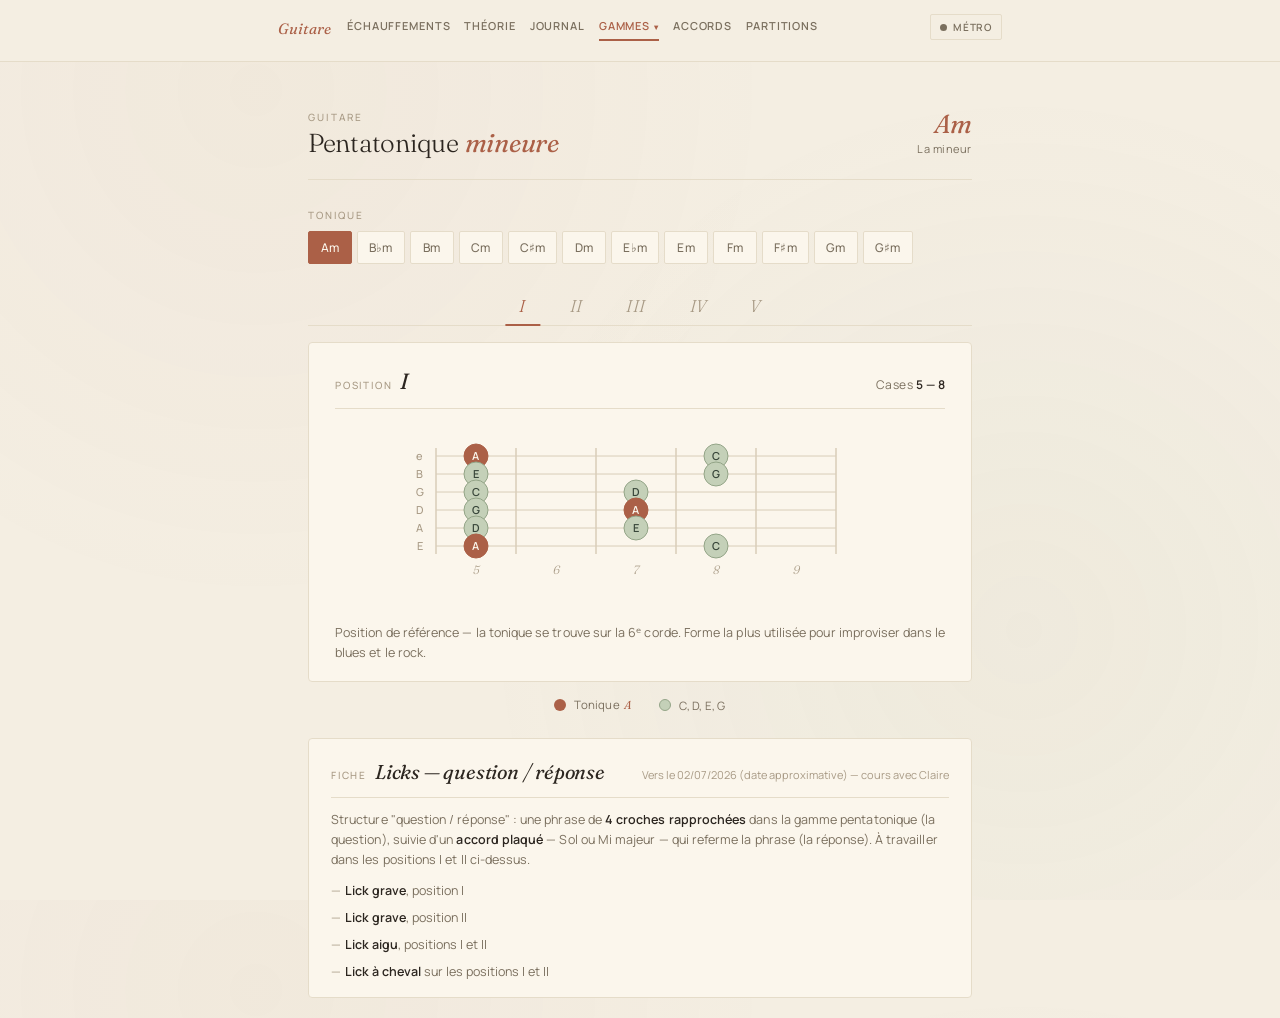
<file: pentatonique-mineure.html>
<!DOCTYPE html>
<html lang="fr">
<head>
  <meta charset="UTF-8">
  <meta name="viewport" content="width=device-width, initial-scale=1.0">
  <title>La gamme pentatonique mineure</title>
  <link rel="preconnect" href="https://fonts.googleapis.com">
  <link rel="preconnect" href="https://fonts.gstatic.com" crossorigin>
  <link href="https://fonts.googleapis.com/css2?family=Fraunces:ital,opsz,wght@0,9..144,300..600;1,9..144,300..600&family=Manrope:wght@300;400;500;600&display=swap" rel="stylesheet">
  <link rel="stylesheet" href="css/nav.css">
  <style>
    :root {
      --bg: #f4eee2;
      --bg-card: #fbf6ec;
      --bg-accent: #ede5d3;
      --text: #2c2620;
      --text-soft: #7a6f5e;
      --text-muted: #a89a85;
      --line: #d8cdb8;
      --line-soft: #e5dcc9;
      --root: #ab6047;
      --root-soft: #c47a5f;
      --note: #93a487;
      --note-soft: #c4d0b8;
      --note-text: #38463a;
    }

    * { margin: 0; padding: 0; box-sizing: border-box; }
    html, body { height: 100%; }

    body {
      font-family: 'Manrope', -apple-system, sans-serif;
      background: var(--bg);
      color: var(--text);
      font-weight: 400;
      line-height: 1.5;
      background-image:
        radial-gradient(circle at 20% 10%, rgba(171, 96, 71, 0.04) 0%, transparent 40%),
        radial-gradient(circle at 80% 70%, rgba(147, 164, 135, 0.06) 0%, transparent 45%);
      overflow-x: hidden;
    }

    .container {
      max-width: 720px;
      margin: 0 auto;
      padding: 24px 28px 20px;
      opacity: 0;
      animation: fadeIn 0.8s cubic-bezier(0.2, 0.8, 0.2, 1) forwards;
    }

    @keyframes fadeIn {
      to { opacity: 1; }
    }

    /* --- Hero --- */
    .hero {
      display: flex;
      justify-content: space-between;
      align-items: flex-end;
      padding-bottom: 18px;
      border-bottom: 1px solid var(--line-soft);
      margin-bottom: 22px;
      gap: 12px;
    }

    .hero-left .eyebrow {
      font-size: 10px;
      letter-spacing: 0.22em;
      text-transform: uppercase;
      color: var(--text-muted);
      font-weight: 500;
      margin-bottom: 4px;
    }

    .hero-left h1 {
      font-family: 'Fraunces', serif;
      font-weight: 300;
      font-size: clamp(20px, 4vw, 26px);
      line-height: 1.1;
      letter-spacing: -0.01em;
      color: var(--text);
    }

    .hero-left h1 em {
      font-style: italic;
      font-weight: 400;
      color: var(--root);
    }

    .hero-right {
      text-align: right;
      transition: opacity 0.25s ease;
    }

    .hero-right .tonic-name {
      font-family: 'Fraunces', serif;
      font-style: italic;
      font-weight: 400;
      font-size: 26px;
      color: var(--root);
      line-height: 1;
      letter-spacing: -0.01em;
    }

    .hero-right .tonic-french {
      font-family: 'Manrope', sans-serif;
      font-size: 11px;
      color: var(--text-soft);
      letter-spacing: 0.05em;
      margin-top: 4px;
    }

    /* --- Tonic Selector --- */
    .selector {
      margin-bottom: 18px;
    }

    .selector-label {
      font-family: 'Manrope', sans-serif;
      font-size: 10px;
      letter-spacing: 0.2em;
      text-transform: uppercase;
      color: var(--text-muted);
      font-weight: 500;
      margin-bottom: 8px;
    }

    .chips {
      display: flex;
      gap: 5px;
      overflow-x: auto;
      padding-bottom: 4px;
      scrollbar-width: thin;
      scrollbar-color: var(--line) transparent;
      -webkit-overflow-scrolling: touch;
    }

    .chips::-webkit-scrollbar { height: 3px; }
    .chips::-webkit-scrollbar-track { background: transparent; }
    .chips::-webkit-scrollbar-thumb { background: var(--line); border-radius: 2px; }

    .chip {
      flex-shrink: 0;
      padding: 7px 11px;
      font-family: 'Manrope', sans-serif;
      font-size: 12px;
      font-weight: 500;
      color: var(--text-soft);
      background: var(--bg-card);
      border: 1px solid var(--line-soft);
      border-radius: 2px;
      cursor: pointer;
      transition: all 0.2s ease;
      letter-spacing: 0.02em;
      min-width: 44px;
      text-decoration: none;
      display: inline-block;
    }

    .chip:hover {
      background: var(--bg-accent);
      color: var(--text);
      border-color: var(--line);
    }

    .chip.active {
      background: var(--root);
      color: #fbf6ec;
      border-color: var(--root);
    }

    /* --- Tabs --- */
    .tabs {
      display: flex;
      justify-content: center;
      gap: 0;
      border-bottom: 1px solid var(--line-soft);
      margin-bottom: 16px;
    }

    .tab {
      padding: 9px 22px;
      background: transparent;
      border: none;
      font-family: 'Fraunces', serif;
      font-style: italic;
      font-weight: 300;
      font-size: 17px;
      color: var(--text-muted);
      cursor: pointer;
      transition: all 0.2s ease;
      position: relative;
      letter-spacing: 0.02em;
    }

    .tab::after {
      content: "";
      position: absolute;
      left: 50%;
      bottom: -1px;
      width: 0;
      height: 2px;
      background: var(--root);
      transition: all 0.25s cubic-bezier(0.2, 0.8, 0.2, 1);
      transform: translateX(-50%);
    }

    .tab:hover { color: var(--text-soft); }

    .tab.active {
      color: var(--root);
    }

    .tab.active::after {
      width: 70%;
    }

    /* --- Position Panel --- */
    .panel {
      background: var(--bg-card);
      border: 1px solid var(--line-soft);
      border-radius: 4px;
      padding: 18px 22px 16px;
      transition: opacity 0.2s ease;
      min-height: 290px;
      display: flex;
      flex-direction: column;
    }

    .panel.fading { opacity: 0.25; }

    .panel-header {
      display: flex;
      justify-content: space-between;
      align-items: baseline;
      margin-bottom: 12px;
      padding-bottom: 10px;
      border-bottom: 1px solid var(--line-soft);
      flex-wrap: wrap;
      gap: 8px;
    }

    .panel-title {
      display: flex;
      align-items: baseline;
      gap: 8px;
    }

    .panel-label {
      font-family: 'Manrope', sans-serif;
      font-size: 10px;
      letter-spacing: 0.18em;
      text-transform: uppercase;
      color: var(--text-muted);
      font-weight: 500;
    }

    .panel-roman {
      font-family: 'Fraunces', serif;
      font-style: italic;
      font-weight: 400;
      font-size: 22px;
      color: var(--text);
      letter-spacing: -0.01em;
    }

    .panel-frets {
      font-family: 'Manrope', sans-serif;
      font-size: 12px;
      color: var(--text-soft);
      letter-spacing: 0.04em;
    }

    .panel-frets strong {
      color: var(--text);
      font-weight: 600;
    }

    .fretboard-wrap {
      flex: 1;
      display: flex;
      align-items: center;
      justify-content: center;
      width: 100%;
      margin: 4px 0 12px;
    }

    .fretboard {
      width: 100%;
      max-width: 480px;
      height: auto;
      display: block;
    }

    .string-line { stroke: var(--line); stroke-width: 1; }
    .fret-line   { stroke: var(--line); stroke-width: 1.5; }
    .fret-line.nut { stroke: var(--text-muted); stroke-width: 3.5; }

    .fret-label {
      font-family: 'Fraunces', serif;
      font-style: italic;
      font-size: 12px;
      fill: var(--text-muted);
      font-weight: 300;
    }

    .string-label {
      font-family: 'Manrope', sans-serif;
      font-size: 11px;
      fill: var(--text-muted);
      font-weight: 500;
      letter-spacing: 0.05em;
    }

    .note-circle {
      fill: var(--note-soft);
      stroke: var(--note);
      stroke-width: 1;
    }

    .note-circle.root {
      fill: var(--root);
      stroke: var(--root);
    }

    .note-text {
      font-family: 'Manrope', sans-serif;
      font-size: 11px;
      font-weight: 600;
      fill: var(--note-text);
      text-anchor: middle;
      letter-spacing: 0.01em;
    }

    .note-text.root { fill: #fbf6ec; }

    .panel-desc {
      font-size: 12.5px;
      color: var(--text-soft);
      line-height: 1.6;
      letter-spacing: 0.005em;
    }

    /* --- Legend --- */
    .legend {
      display: flex;
      justify-content: center;
      gap: 28px;
      margin-top: 14px;
      flex-wrap: wrap;
      font-size: 11.5px;
      color: var(--text-soft);
      letter-spacing: 0.02em;
      transition: opacity 0.25s ease;
    }

    .legend-item {
      display: flex;
      align-items: center;
      gap: 8px;
    }

    .dot {
      width: 12px;
      height: 12px;
      border-radius: 50%;
      display: inline-block;
      flex-shrink: 0;
    }

    .dot-root { background: var(--root); }
    .dot-note { background: var(--note-soft); border: 1px solid var(--note); }

    .legend-note-name {
      font-family: 'Fraunces', serif;
      font-style: italic;
      color: var(--root);
      font-weight: 400;
      margin-left: 2px;
    }

    /* --- Fiche statique (licks, etc.) --- */
    .info-panel {
      background: var(--bg-card);
      border: 1px solid var(--line-soft);
      border-radius: 4px;
      padding: 18px 22px 16px;
      margin-top: 24px;
    }

    .info-panel .panel-header {
      display: flex;
      justify-content: space-between;
      align-items: baseline;
      margin-bottom: 12px;
      padding-bottom: 10px;
      border-bottom: 1px solid var(--line-soft);
      flex-wrap: wrap;
      gap: 8px;
    }

    .info-panel .panel-title {
      display: flex;
      align-items: baseline;
      gap: 8px;
    }

    .info-panel .panel-label {
      font-family: 'Manrope', sans-serif;
      font-size: 10px;
      letter-spacing: 0.18em;
      text-transform: uppercase;
      color: var(--text-muted);
      font-weight: 500;
    }

    .info-panel .panel-roman {
      font-family: 'Fraunces', serif;
      font-style: italic;
      font-weight: 400;
      font-size: 20px;
      color: var(--text);
    }

    .info-panel .panel-meta {
      font-family: 'Manrope', sans-serif;
      font-size: 11px;
      color: var(--text-muted);
    }

    .info-panel .panel-desc strong { color: var(--text); font-weight: 600; }

    .licks-list {
      list-style: none;
      display: flex;
      flex-direction: column;
      gap: 8px;
      margin-top: 12px;
    }

    .licks-list li {
      font-size: 12.5px;
      color: var(--text-soft);
      padding-left: 14px;
      position: relative;
    }

    .licks-list li::before {
      content: "—";
      position: absolute;
      left: 0;
      color: var(--text-muted);
    }

    .licks-list li strong { color: var(--text); font-weight: 600; }

    /* --- Responsive --- */
    @media (max-width: 540px) {
      .container { padding: 16px 14px 14px; }
      .hero { padding-bottom: 14px; margin-bottom: 16px; }
      .hero-right .tonic-name { font-size: 22px; }
      .tab { padding: 8px 14px; font-size: 15px; }
      .panel { padding: 14px 14px 12px; min-height: 260px; }
      .panel-roman { font-size: 19px; }
      .chip { padding: 6px 10px; font-size: 11px; min-width: 40px; }
      .selector-label { font-size: 9px; margin-bottom: 6px; }
    }

    @media (max-width: 380px) {
      .tab { padding: 7px 11px; }
      .legend { gap: 16px; font-size: 11px; }
    }

    @media (min-height: 800px) {
      .container { padding-top: 48px; }
      .hero { padding-bottom: 22px; margin-bottom: 28px; }
      .panel { min-height: 340px; padding: 22px 26px 18px; }
    }
  </style>
</head>
<body>
  <div id="site-nav-root" data-page="pentatonique"></div>
  <script src="js/nav.js"></script>

  <div class="container">

    <header class="hero">
      <div class="hero-left">
        <p class="eyebrow">Guitare</p>
        <h1>Pentatonique <em>mineure</em></h1>
      </div>
      <div class="hero-right" id="heroRight">
        <div class="tonic-name" id="tonicEnglish">Am</div>
        <div class="tonic-french"><span id="tonicFrench">La</span> mineur</div>
      </div>
    </header>

    <section class="selector">
      <div class="selector-label">Tonique</div>
      <div class="chips" id="chips"></div>
    </section>

    <nav class="tabs" id="tabs">
      <button class="tab active" data-pos="0">I</button>
      <button class="tab" data-pos="1">II</button>
      <button class="tab" data-pos="2">III</button>
      <button class="tab" data-pos="3">IV</button>
      <button class="tab" data-pos="4">V</button>
    </nav>

    <div class="panel" id="panel"></div>

    <div class="legend" id="legend">
      <div class="legend-item">
        <span class="dot dot-root"></span>
        <span>Tonique<span class="legend-note-name" id="legendTonic">A</span></span>
      </div>
      <div class="legend-item">
        <span class="dot dot-note"></span>
        <span><span id="legendScale">C, D, E, G</span></span>
      </div>
    </div>

    <!-- Fiche : Licks question/réponse -->
    <div class="info-panel" id="licks">
      <div class="panel-header">
        <div class="panel-title">
          <span class="panel-label">Fiche</span>
          <span class="panel-roman">Licks — question / réponse</span>
        </div>
        <div class="panel-meta">Vers le 02/07/2026 (date approximative) — cours avec Claire</div>
      </div>
      <p class="panel-desc">Structure "question / réponse" : une phrase de <strong>4 croches rapprochées</strong> dans la gamme pentatonique (la question), suivie d'un <strong>accord plaqué</strong> — Sol ou Mi majeur — qui referme la phrase (la réponse). À travailler dans les positions I et II ci-dessus.</p>
      <ul class="licks-list">
        <li><strong>Lick grave</strong>, position I</li>
        <li><strong>Lick grave</strong>, position II</li>
        <li><strong>Lick aigu</strong>, positions I et II</li>
        <li><strong>Lick à cheval</strong> sur les positions I et II</li>
      </ul>
    </div>

  </div>

  <script>
    const NOTE_NAMES_SHARP = ['A', 'A♯', 'B', 'C', 'C♯', 'D', 'D♯', 'E', 'F', 'F♯', 'G', 'G♯'];
    const NOTE_NAMES_FLAT  = ['A', 'B♭', 'B', 'C', 'D♭', 'D', 'E♭', 'E', 'F', 'G♭', 'G', 'A♭'];

    // Index 0 = high e, Index 5 = low E
    const STRING_SEMITONES = [7, 2, 10, 5, 0, 7];

    const TONICS = [
      { id: 'A',  english: 'Am',  french: 'La',   semitone: 0,  notation: 'sharp' },
      { id: 'Bb', english: 'B♭m', french: 'Si♭',  semitone: 1,  notation: 'flat'  },
      { id: 'B',  english: 'Bm',  french: 'Si',   semitone: 2,  notation: 'sharp' },
      { id: 'C',  english: 'Cm',  french: 'Do',   semitone: 3,  notation: 'flat'  },
      { id: 'C#', english: 'C♯m', french: 'Do♯',  semitone: 4,  notation: 'sharp' },
      { id: 'D',  english: 'Dm',  french: 'Ré',   semitone: 5,  notation: 'flat'  },
      { id: 'Eb', english: 'E♭m', french: 'Mi♭',  semitone: 6,  notation: 'flat'  },
      { id: 'E',  english: 'Em',  french: 'Mi',   semitone: 7,  notation: 'sharp' },
      { id: 'F',  english: 'Fm',  french: 'Fa',   semitone: 8,  notation: 'flat'  },
      { id: 'F#', english: 'F♯m', french: 'Fa♯',  semitone: 9,  notation: 'sharp' },
      { id: 'G',  english: 'Gm',  french: 'Sol',  semitone: 10, notation: 'flat'  },
      { id: 'G#', english: 'G♯m', french: 'Sol♯', semitone: 11, notation: 'sharp' }
    ];

    const POSITIONS = [
      {
        roman: 'I',
        minOffset: 0, maxOffset: 3,
        notes: [
          [0, 0, true],  [0, 3, false],
          [1, 0, false], [1, 3, false],
          [2, 0, false], [2, 2, false],
          [3, 0, false], [3, 2, true],
          [4, 0, false], [4, 2, false],
          [5, 0, true],  [5, 3, false]
        ],
        desc: "Position de référence — la tonique se trouve sur la 6ᵉ corde. Forme la plus utilisée pour improviser dans le blues et le rock."
      },
      {
        roman: 'II',
        minOffset: 2, maxOffset: 5,
        notes: [
          [0, 3, false], [0, 5, false],
          [1, 3, false], [1, 5, true],
          [2, 2, false], [2, 4, false],
          [3, 2, true],  [3, 5, false],
          [4, 2, false], [4, 5, false],
          [5, 3, false], [5, 5, false]
        ],
        desc: "Tonique sur la 4ᵉ et la 2ᵉ corde. Position centrale, idéale pour les transitions entre graves et aigus."
      },
      {
        roman: 'III',
        minOffset: 4, maxOffset: 8,
        notes: [
          [0, 5, false], [0, 7, false],
          [1, 5, true],  [1, 8, false],
          [2, 4, false], [2, 7, false],
          [3, 5, false], [3, 7, false],
          [4, 5, false], [4, 7, true],
          [5, 5, false], [5, 7, false]
        ],
        desc: "Position étendue sur cinq cases à cause de l'écart sur la corde de Si. La plus large des cinq."
      },
      {
        roman: 'IV',
        minOffset: 7, maxOffset: 10,
        notes: [
          [0, 7, false],  [0, 10, false],
          [1, 8, false],  [1, 10, false],
          [2, 7, false],  [2, 9, true],
          [3, 7, false],  [3, 9, false],
          [4, 7, true],   [4, 10, false],
          [5, 7, false],  [5, 10, false]
        ],
        desc: "Reprend la forme de la position I, transposée plus haut sur le manche."
      },
      {
        roman: 'V',
        lowVersion: {
          minOffset: -3, maxOffset: 0,
          notes: [
            [0, -2, false], [0, 0, true],
            [1, -2, false], [1, 0, false],
            [2, -3, true],  [2, 0, false],
            [3, -3, false], [3, 0, false],
            [4, -2, false], [4, 0, false],
            [5, -2, false], [5, 0, true]
          ],
          desc: "Position jouée dans le bas du manche, juste avant la position I. Même forme qu'au-dessus de la case 12, transposée d'une octave."
        },
        highVersion: {
          minOffset: 9, maxOffset: 12,
          notes: [
            [0, 10, false], [0, 12, true],
            [1, 10, false], [1, 12, false],
            [2, 9, true],   [2, 12, false],
            [3, 9, false],  [3, 12, false],
            [4, 10, false], [4, 12, false],
            [5, 10, false], [5, 12, true]
          ],
          desc: "Dernière position avant que le cycle ne se referme à l'octave supérieure."
        }
      }
    ];

    function tonicFretOn6thString(semitone) {
      return (semitone - 7 + 12) % 12;
    }

    function getNoteAt(stringIdx, fret, notation) {
      const adjustedFret = ((fret % 12) + 12) % 12;
      const semitone = (STRING_SEMITONES[stringIdx] + adjustedFret) % 12;
      const names = notation === 'sharp' ? NOTE_NAMES_SHARP : NOTE_NAMES_FLAT;
      return names[semitone];
    }

    function getScaleNotes(tonic) {
      const intervals = [0, 3, 5, 7, 10];
      const names = tonic.notation === 'sharp' ? NOTE_NAMES_SHARP : NOTE_NAMES_FLAT;
      return intervals.map(i => names[(tonic.semitone + i) % 12]);
    }

    function buildFretboardSVG(tonic, positionTemplate) {
      const X = tonicFretOn6thString(tonic.semitone);

      let template = positionTemplate;
      if (positionTemplate.lowVersion) {
        template = (X >= 3) ? positionTemplate.lowVersion : positionTemplate.highVersion;
      }

      const patternStart = X + template.minOffset;
      const patternEnd = X + template.maxOffset;

      const numCols = 5;
      const displayStart = patternStart;

      // Compact SVG layout
      const padLeft = 36;
      const fretSpacing = 80;
      const stringYStart = 22;
      const stringSpacing = 18;
      const svgWidth = 480;
      const svgHeight = 168;

      const fretX = i => padLeft + i * fretSpacing;
      const noteX = col => padLeft + col * fretSpacing + fretSpacing / 2;
      const stringY = i => stringYStart + i * stringSpacing;

      let svg = `<svg class="fretboard" viewBox="0 0 ${svgWidth} ${svgHeight}" xmlns="http://www.w3.org/2000/svg">`;

      // Strings
      for (let i = 0; i < 6; i++) {
        svg += `<line class="string-line" x1="${padLeft}" y1="${stringY(i)}" x2="${fretX(numCols)}" y2="${stringY(i)}"/>`;
      }

      // Fret bars
      for (let i = 0; i <= numCols; i++) {
        const isNut = (displayStart === 0 && i === 0);
        const cls = isNut ? 'fret-line nut' : 'fret-line';
        svg += `<line class="${cls}" x1="${fretX(i)}" y1="14" x2="${fretX(i)}" y2="120"/>`;
      }

      // Fret labels
      for (let i = 0; i < numCols; i++) {
        const fretNum = displayStart + i;
        svg += `<text class="fret-label" x="${noteX(i)}" y="140" text-anchor="middle">${fretNum}</text>`;
      }

      // String labels
      const stringLabels = ['e', 'B', 'G', 'D', 'A', 'E'];
      for (let i = 0; i < 6; i++) {
        svg += `<text class="string-label" x="20" y="${stringY(i)}" text-anchor="middle" dy=".35em">${stringLabels[i]}</text>`;
      }

      // Notes
      template.notes.forEach(([stringIdx, fretOffset, isRoot]) => {
        const fret = X + fretOffset;
        const col = fret - displayStart;
        if (col < 0 || col >= numCols) return;
        const cx = noteX(col);
        const cy = stringY(stringIdx);
        const noteName = getNoteAt(stringIdx, fret, tonic.notation);
        const rootClass = isRoot ? ' root' : '';
        svg += `<circle class="note-circle${rootClass}" cx="${cx}" cy="${cy}" r="12"/>`;
        svg += `<text class="note-text${rootClass}" x="${cx}" y="${cy}" dy=".35em">${noteName}</text>`;
      });

      svg += '</svg>';
      return { svg, patternStart, patternEnd, desc: template.desc };
    }

    function renderPanel(tonic, posIdx) {
      const tpl = POSITIONS[posIdx];
      const { svg, patternStart, patternEnd, desc } = buildFretboardSVG(tonic, tpl);
      const fretLabel = `${patternStart} — ${patternEnd}`;

      const panel = document.getElementById('panel');
      panel.innerHTML = `
        <div class="panel-header">
          <div class="panel-title">
            <span class="panel-label">Position</span>
            <span class="panel-roman">${tpl.roman}</span>
          </div>
          <div class="panel-frets">Cases <strong>${fretLabel}</strong></div>
        </div>
        <div class="fretboard-wrap">${svg}</div>
        <p class="panel-desc">${desc}</p>
      `;
    }

    function updateHeader(tonic) {
      const scaleNotes = getScaleNotes(tonic);
      document.getElementById('tonicFrench').textContent = tonic.french;
      document.getElementById('tonicEnglish').textContent = tonic.english;
      document.getElementById('legendTonic').textContent = ' ' + scaleNotes[0];
      document.getElementById('legendScale').textContent = scaleNotes.slice(1).join(', ');
    }

    function setActiveChip(tonic) {
      document.querySelectorAll('.chip').forEach(chip => {
        chip.classList.toggle('active', chip.dataset.id === tonic.id);
      });
    }

    function setActiveTab(idx) {
      document.querySelectorAll('.tab').forEach((tab, i) => {
        tab.classList.toggle('active', i === idx);
      });
    }

    let currentTonic = TONICS.find(t => t.id === 'A');
    let currentPos = 0;
    let initialized = false;

    function refresh({ fade = true } = {}) {
      const panel = document.getElementById('panel');
      const heroRight = document.getElementById('heroRight');
      const legend = document.getElementById('legend');

      const doUpdate = () => {
        updateHeader(currentTonic);
        setActiveChip(currentTonic);
        setActiveTab(currentPos);
        renderPanel(currentTonic, currentPos);
      };

      if (!fade || !initialized) {
        doUpdate();
        initialized = true;
        return;
      }

      panel.classList.add('fading');
      heroRight.style.opacity = '0.3';
      legend.style.opacity = '0.3';

      setTimeout(() => {
        doUpdate();
        panel.classList.remove('fading');
        heroRight.style.opacity = '';
        legend.style.opacity = '';
      }, 150);
    }

    function selectTonic(tonic) {
      if (tonic.id === currentTonic.id) return;
      currentTonic = tonic;
      refresh();
    }

    function selectPosition(idx) {
      if (idx === currentPos) return;
      currentPos = idx;
      refresh();
    }

    function init() {
      // Build chips
      const chipsContainer = document.getElementById('chips');
      TONICS.forEach(tonic => {
        const chip = document.createElement('button');
        chip.className = 'chip';
        chip.dataset.id = tonic.id;
        chip.textContent = tonic.english;
        chip.addEventListener('click', () => selectTonic(tonic));
        chipsContainer.appendChild(chip);
      });

      // Wire up tabs
      document.querySelectorAll('.tab').forEach((tab, i) => {
        tab.addEventListener('click', () => selectPosition(i));
      });

      // Keyboard navigation: arrow keys for positions
      document.addEventListener('keydown', (e) => {
        if (e.key === 'ArrowRight') {
          selectPosition(Math.min(currentPos + 1, POSITIONS.length - 1));
        } else if (e.key === 'ArrowLeft') {
          selectPosition(Math.max(currentPos - 1, 0));
        }
      });

      // Initial render
      refresh({ fade: false });
    }

    init();
  </script>
</body>
</html>
</file>
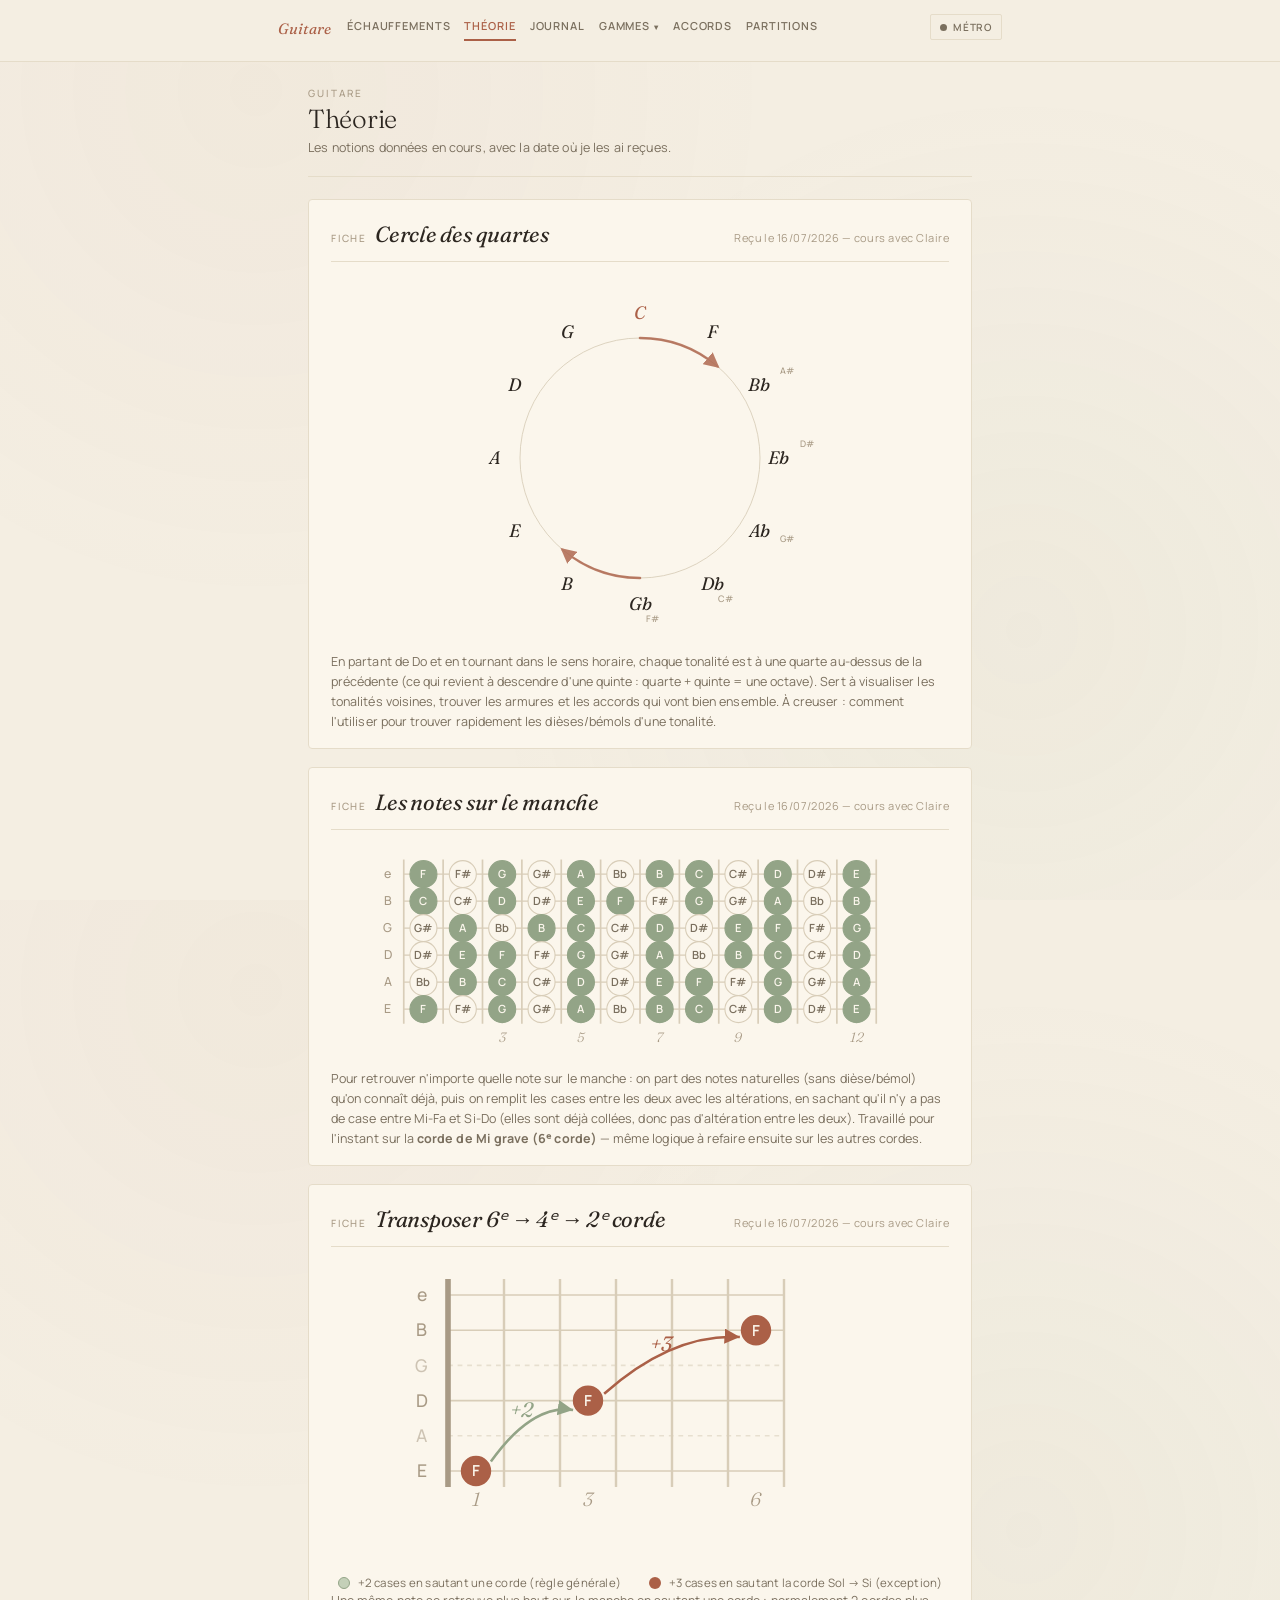
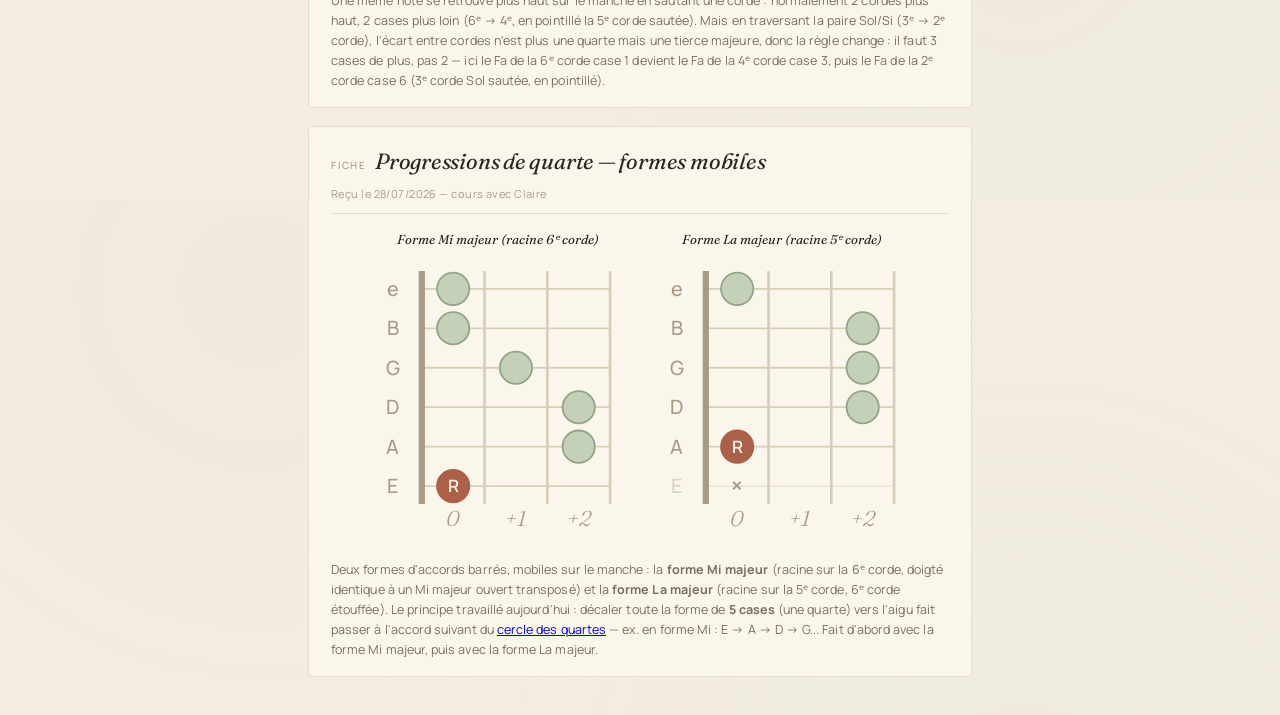
<file: theorie.html>
<!DOCTYPE html>
<html lang="fr">
<head>
  <meta charset="UTF-8">
  <meta name="viewport" content="width=device-width, initial-scale=1.0">
  <title>Théorie — Guitare</title>
  <link rel="preconnect" href="https://fonts.googleapis.com">
  <link rel="preconnect" href="https://fonts.gstatic.com" crossorigin>
  <link href="https://fonts.googleapis.com/css2?family=Fraunces:ital,opsz,wght@0,9..144,300..600;1,9..144,300..600&family=Manrope:wght@300;400;500;600&display=swap" rel="stylesheet">
  <link rel="stylesheet" href="css/nav.css">
  <link rel="stylesheet" href="css/theme.css">
  <style>
    .circle-wrap {
      display: flex;
      align-items: center;
      justify-content: center;
      width: 100%;
      margin: 4px 0 14px;
    }
    .circle-svg {
      width: 100%;
      max-width: 360px;
      height: auto;
      display: block;
    }
    .cof-ring { fill: none; stroke: var(--line); stroke-width: 1; }
    .cof-arrow-rotor {
      transform-origin: 210px 210px;
      animation: cof-spin 10s linear infinite;
    }
    .cof-arrow-path {
      fill: none;
      stroke: var(--root);
      stroke-width: 3;
      stroke-linecap: round;
      opacity: 0.8;
    }
    @keyframes cof-spin {
      from { transform: rotate(0deg); }
      to { transform: rotate(360deg); }
    }
    @media (prefers-reduced-motion: reduce) {
      .cof-arrow-rotor { animation: none; }
    }
    .cof-main {
      font-family: 'Fraunces', serif;
      font-style: italic;
      font-weight: 400;
      font-size: 21px;
      fill: var(--text);
      text-anchor: middle;
    }
    .cof-main.tonic { fill: var(--root); }
    .cof-alt {
      font-family: 'Manrope', sans-serif;
      font-size: 10.5px;
      font-weight: 500;
      fill: var(--text-muted);
      text-anchor: middle;
    }
    .note-natural { fill: var(--note); stroke: var(--note); stroke-width: 1; }
    .note-natural-text {
      font-family: 'Manrope', sans-serif;
      font-size: 10px;
      font-weight: 600;
      fill: #fbf6ec;
      text-anchor: middle;
    }
    .note-accidental { fill: var(--bg-card); stroke: var(--line); stroke-width: 1; }
    .note-accidental-text {
      font-family: 'Manrope', sans-serif;
      font-size: 10px;
      font-weight: 600;
      fill: var(--text-soft);
      text-anchor: middle;
    }
    .move-label {
      font-family: 'Fraunces', serif;
      font-style: italic;
      font-size: 13px;
      text-anchor: middle;
    }
    .poq-diagrams {
      display: flex;
      gap: 24px;
      flex-wrap: wrap;
      justify-content: center;
      margin: 4px 0 12px;
    }
    .poq-diagram-block {
      flex: 1;
      min-width: 220px;
      max-width: 260px;
      text-align: center;
    }
    .poq-diagram-title {
      font-family: 'Fraunces', serif;
      font-style: italic;
      font-size: 13px;
      color: var(--text);
      margin-bottom: 4px;
    }
    .note-mute-text {
      font-family: 'Manrope', sans-serif;
      font-size: 13px;
      font-weight: 600;
      fill: var(--text-muted);
      text-anchor: middle;
    }
  </style>
</head>
<body>

  <div id="site-nav-root" data-page="theorie"></div>
  <script src="js/nav.js"></script>

  <div class="container">

    <header class="hero">
      <div class="hero-left">
        <p class="eyebrow">Guitare</p>
        <h1>Théorie</h1>
        <p class="subtitle">Les notions données en cours, avec la date où je les ai reçues.</p>
      </div>
    </header>

    <!-- Fiche : Cercle des quartes -->
    <div class="panel" id="cercle-des-quartes">
      <div class="panel-header">
        <div class="panel-title">
          <span class="panel-label">Fiche</span>
          <span class="panel-roman">Cercle des quartes</span>
        </div>
        <div class="panel-meta">Reçu le 16/07/2026 — cours avec Claire</div>
      </div>

      <div class="circle-wrap">
        <svg class="circle-svg" viewBox="0 0 420 420" xmlns="http://www.w3.org/2000/svg">
          <circle class="cof-ring" cx="210" cy="210" r="140"/>

          <defs>
            <marker id="cof-arrow-head" viewBox="0 0 10 10" refX="8" refY="5" markerWidth="6" markerHeight="6" orient="auto">
              <path d="M 0 0 L 10 5 L 0 10 Z" fill="var(--root)"/>
            </marker>
          </defs>

          <!-- flèches tournantes indiquant le sens de lecture (horaire) -->
          <g class="cof-arrow-rotor">
            <path class="cof-arrow-path" d="M 210 70 A 140 140 0 0 1 300 102.8" marker-end="url(#cof-arrow-head)"/>
            <path class="cof-arrow-path" d="M 210 350 A 140 140 0 0 1 120 317.2" marker-end="url(#cof-arrow-head)"/>
          </g>

          <!-- C -->
          <text class="cof-main tonic" x="210" y="40" dy=".35em">C</text>

          <!-- F -->
          <text class="cof-main" x="295" y="63" dy=".35em">F</text>

          <!-- Bb / A# -->
          <text class="cof-main" x="349" y="125" dy=".35em">Bb</text>
          <text class="cof-alt" x="382" y="112">A#</text>

          <!-- Eb / D# -->
          <text class="cof-main" x="372" y="210" dy=".35em">Eb</text>
          <text class="cof-alt" x="405" y="197">D#</text>

          <!-- Ab / G# -->
          <text class="cof-main" x="349" y="295" dy=".35em">Ab</text>
          <text class="cof-alt" x="382" y="308">G#</text>

          <!-- Db / C# -->
          <text class="cof-main" x="295" y="357" dy=".35em">Db</text>
          <text class="cof-alt" x="310" y="378">C#</text>

          <!-- Gb / F# -->
          <text class="cof-main" x="210" y="380" dy=".35em">Gb</text>
          <text class="cof-alt" x="225" y="401">F#</text>

          <!-- B -->
          <text class="cof-main" x="125" y="357" dy=".35em">B</text>

          <!-- E -->
          <text class="cof-main" x="63" y="295" dy=".35em">E</text>

          <!-- A -->
          <text class="cof-main" x="40" y="210" dy=".35em">A</text>

          <!-- D -->
          <text class="cof-main" x="63" y="125" dy=".35em">D</text>

          <!-- G -->
          <text class="cof-main" x="125" y="63" dy=".35em">G</text>
        </svg>
      </div>

      <p class="panel-desc">En partant de Do et en tournant dans le sens horaire, chaque tonalité est à une quarte au-dessus de la précédente (ce qui revient à descendre d'une quinte : quarte + quinte = une octave). Sert à visualiser les tonalités voisines, trouver les armures et les accords qui vont bien ensemble. À creuser : comment l'utiliser pour trouver rapidement les dièses/bémols d'une tonalité.</p>
    </div>

    <!-- Fiche : Trouver les notes sur le manche -->
    <div class="panel" id="notes-manche">
      <div class="panel-header">
        <div class="panel-title">
          <span class="panel-label">Fiche</span>
          <span class="panel-roman">Les notes sur le manche</span>
        </div>
        <div class="panel-meta">Reçu le 16/07/2026 — cours avec Claire</div>
      </div>

      <div class="circle-wrap">
        <svg class="circle-svg" viewBox="0 0 480 186" xmlns="http://www.w3.org/2000/svg" style="max-width: 540px;">
          <!-- 6 cordes, cases 1 à 12 -->
          <line class="string-line" x1="30" y1="25" x2="450" y2="25"/>
          <line class="string-line" x1="30" y1="49" x2="450" y2="49"/>
          <line class="string-line" x1="30" y1="73" x2="450" y2="73"/>
          <line class="string-line" x1="30" y1="97" x2="450" y2="97"/>
          <line class="string-line" x1="30" y1="121" x2="450" y2="121"/>
          <line class="string-line" x1="30" y1="145" x2="450" y2="145"/>

          <line class="fret-line" x1="30" y1="12" x2="30" y2="158"/>
          <line class="fret-line" x1="65" y1="12" x2="65" y2="158"/>
          <line class="fret-line" x1="100" y1="12" x2="100" y2="158"/>
          <line class="fret-line" x1="135" y1="12" x2="135" y2="158"/>
          <line class="fret-line" x1="170" y1="12" x2="170" y2="158"/>
          <line class="fret-line" x1="205" y1="12" x2="205" y2="158"/>
          <line class="fret-line" x1="240" y1="12" x2="240" y2="158"/>
          <line class="fret-line" x1="275" y1="12" x2="275" y2="158"/>
          <line class="fret-line" x1="310" y1="12" x2="310" y2="158"/>
          <line class="fret-line" x1="345" y1="12" x2="345" y2="158"/>
          <line class="fret-line" x1="380" y1="12" x2="380" y2="158"/>
          <line class="fret-line" x1="415" y1="12" x2="415" y2="158"/>
          <line class="fret-line" x1="450" y1="12" x2="450" y2="158"/>

          <text class="fret-label" x="117.5" y="174" text-anchor="middle">3</text>
          <text class="fret-label" x="187.5" y="174" text-anchor="middle">5</text>
          <text class="fret-label" x="257.5" y="174" text-anchor="middle">7</text>
          <text class="fret-label" x="327.5" y="174" text-anchor="middle">9</text>
          <text class="fret-label" x="432.5" y="174" text-anchor="middle">12</text>

          <text class="string-label" x="16" y="25" text-anchor="middle" dy=".35em">e</text>
          <text class="string-label" x="16" y="49" text-anchor="middle" dy=".35em">B</text>
          <text class="string-label" x="16" y="73" text-anchor="middle" dy=".35em">G</text>
          <text class="string-label" x="16" y="97" text-anchor="middle" dy=".35em">D</text>
          <text class="string-label" x="16" y="121" text-anchor="middle" dy=".35em">A</text>
          <text class="string-label" x="16" y="145" text-anchor="middle" dy=".35em">E</text>

          <!-- corde e : F F# G G# A Bb B C C# D D# E -->
          <circle class="note-natural" cx="47.5" cy="25" r="12"/><text class="note-natural-text" x="47.5" y="25" dy=".35em">F</text>
          <circle class="note-accidental" cx="82.5" cy="25" r="12"/><text class="note-accidental-text" x="82.5" y="25" dy=".35em">F#</text>
          <circle class="note-natural" cx="117.5" cy="25" r="12"/><text class="note-natural-text" x="117.5" y="25" dy=".35em">G</text>
          <circle class="note-accidental" cx="152.5" cy="25" r="12"/><text class="note-accidental-text" x="152.5" y="25" dy=".35em">G#</text>
          <circle class="note-natural" cx="187.5" cy="25" r="12"/><text class="note-natural-text" x="187.5" y="25" dy=".35em">A</text>
          <circle class="note-accidental" cx="222.5" cy="25" r="12"/><text class="note-accidental-text" x="222.5" y="25" dy=".35em">Bb</text>
          <circle class="note-natural" cx="257.5" cy="25" r="12"/><text class="note-natural-text" x="257.5" y="25" dy=".35em">B</text>
          <circle class="note-natural" cx="292.5" cy="25" r="12"/><text class="note-natural-text" x="292.5" y="25" dy=".35em">C</text>
          <circle class="note-accidental" cx="327.5" cy="25" r="12"/><text class="note-accidental-text" x="327.5" y="25" dy=".35em">C#</text>
          <circle class="note-natural" cx="362.5" cy="25" r="12"/><text class="note-natural-text" x="362.5" y="25" dy=".35em">D</text>
          <circle class="note-accidental" cx="397.5" cy="25" r="12"/><text class="note-accidental-text" x="397.5" y="25" dy=".35em">D#</text>
          <circle class="note-natural" cx="432.5" cy="25" r="12"/><text class="note-natural-text" x="432.5" y="25" dy=".35em">E</text>

          <!-- corde B : C C# D D# E F F# G G# A Bb B -->
          <circle class="note-natural" cx="47.5" cy="49" r="12"/><text class="note-natural-text" x="47.5" y="49" dy=".35em">C</text>
          <circle class="note-accidental" cx="82.5" cy="49" r="12"/><text class="note-accidental-text" x="82.5" y="49" dy=".35em">C#</text>
          <circle class="note-natural" cx="117.5" cy="49" r="12"/><text class="note-natural-text" x="117.5" y="49" dy=".35em">D</text>
          <circle class="note-accidental" cx="152.5" cy="49" r="12"/><text class="note-accidental-text" x="152.5" y="49" dy=".35em">D#</text>
          <circle class="note-natural" cx="187.5" cy="49" r="12"/><text class="note-natural-text" x="187.5" y="49" dy=".35em">E</text>
          <circle class="note-natural" cx="222.5" cy="49" r="12"/><text class="note-natural-text" x="222.5" y="49" dy=".35em">F</text>
          <circle class="note-accidental" cx="257.5" cy="49" r="12"/><text class="note-accidental-text" x="257.5" y="49" dy=".35em">F#</text>
          <circle class="note-natural" cx="292.5" cy="49" r="12"/><text class="note-natural-text" x="292.5" y="49" dy=".35em">G</text>
          <circle class="note-accidental" cx="327.5" cy="49" r="12"/><text class="note-accidental-text" x="327.5" y="49" dy=".35em">G#</text>
          <circle class="note-natural" cx="362.5" cy="49" r="12"/><text class="note-natural-text" x="362.5" y="49" dy=".35em">A</text>
          <circle class="note-accidental" cx="397.5" cy="49" r="12"/><text class="note-accidental-text" x="397.5" y="49" dy=".35em">Bb</text>
          <circle class="note-natural" cx="432.5" cy="49" r="12"/><text class="note-natural-text" x="432.5" y="49" dy=".35em">B</text>

          <!-- corde G : G# A Bb B C C# D D# E F F# G -->
          <circle class="note-accidental" cx="47.5" cy="73" r="12"/><text class="note-accidental-text" x="47.5" y="73" dy=".35em">G#</text>
          <circle class="note-natural" cx="82.5" cy="73" r="12"/><text class="note-natural-text" x="82.5" y="73" dy=".35em">A</text>
          <circle class="note-accidental" cx="117.5" cy="73" r="12"/><text class="note-accidental-text" x="117.5" y="73" dy=".35em">Bb</text>
          <circle class="note-natural" cx="152.5" cy="73" r="12"/><text class="note-natural-text" x="152.5" y="73" dy=".35em">B</text>
          <circle class="note-natural" cx="187.5" cy="73" r="12"/><text class="note-natural-text" x="187.5" y="73" dy=".35em">C</text>
          <circle class="note-accidental" cx="222.5" cy="73" r="12"/><text class="note-accidental-text" x="222.5" y="73" dy=".35em">C#</text>
          <circle class="note-natural" cx="257.5" cy="73" r="12"/><text class="note-natural-text" x="257.5" y="73" dy=".35em">D</text>
          <circle class="note-accidental" cx="292.5" cy="73" r="12"/><text class="note-accidental-text" x="292.5" y="73" dy=".35em">D#</text>
          <circle class="note-natural" cx="327.5" cy="73" r="12"/><text class="note-natural-text" x="327.5" y="73" dy=".35em">E</text>
          <circle class="note-natural" cx="362.5" cy="73" r="12"/><text class="note-natural-text" x="362.5" y="73" dy=".35em">F</text>
          <circle class="note-accidental" cx="397.5" cy="73" r="12"/><text class="note-accidental-text" x="397.5" y="73" dy=".35em">F#</text>
          <circle class="note-natural" cx="432.5" cy="73" r="12"/><text class="note-natural-text" x="432.5" y="73" dy=".35em">G</text>

          <!-- corde D : D# E F F# G G# A Bb B C C# D -->
          <circle class="note-accidental" cx="47.5" cy="97" r="12"/><text class="note-accidental-text" x="47.5" y="97" dy=".35em">D#</text>
          <circle class="note-natural" cx="82.5" cy="97" r="12"/><text class="note-natural-text" x="82.5" y="97" dy=".35em">E</text>
          <circle class="note-natural" cx="117.5" cy="97" r="12"/><text class="note-natural-text" x="117.5" y="97" dy=".35em">F</text>
          <circle class="note-accidental" cx="152.5" cy="97" r="12"/><text class="note-accidental-text" x="152.5" y="97" dy=".35em">F#</text>
          <circle class="note-natural" cx="187.5" cy="97" r="12"/><text class="note-natural-text" x="187.5" y="97" dy=".35em">G</text>
          <circle class="note-accidental" cx="222.5" cy="97" r="12"/><text class="note-accidental-text" x="222.5" y="97" dy=".35em">G#</text>
          <circle class="note-natural" cx="257.5" cy="97" r="12"/><text class="note-natural-text" x="257.5" y="97" dy=".35em">A</text>
          <circle class="note-accidental" cx="292.5" cy="97" r="12"/><text class="note-accidental-text" x="292.5" y="97" dy=".35em">Bb</text>
          <circle class="note-natural" cx="327.5" cy="97" r="12"/><text class="note-natural-text" x="327.5" y="97" dy=".35em">B</text>
          <circle class="note-natural" cx="362.5" cy="97" r="12"/><text class="note-natural-text" x="362.5" y="97" dy=".35em">C</text>
          <circle class="note-accidental" cx="397.5" cy="97" r="12"/><text class="note-accidental-text" x="397.5" y="97" dy=".35em">C#</text>
          <circle class="note-natural" cx="432.5" cy="97" r="12"/><text class="note-natural-text" x="432.5" y="97" dy=".35em">D</text>

          <!-- corde A : Bb B C C# D D# E F F# G G# A -->
          <circle class="note-accidental" cx="47.5" cy="121" r="12"/><text class="note-accidental-text" x="47.5" y="121" dy=".35em">Bb</text>
          <circle class="note-natural" cx="82.5" cy="121" r="12"/><text class="note-natural-text" x="82.5" y="121" dy=".35em">B</text>
          <circle class="note-natural" cx="117.5" cy="121" r="12"/><text class="note-natural-text" x="117.5" y="121" dy=".35em">C</text>
          <circle class="note-accidental" cx="152.5" cy="121" r="12"/><text class="note-accidental-text" x="152.5" y="121" dy=".35em">C#</text>
          <circle class="note-natural" cx="187.5" cy="121" r="12"/><text class="note-natural-text" x="187.5" y="121" dy=".35em">D</text>
          <circle class="note-accidental" cx="222.5" cy="121" r="12"/><text class="note-accidental-text" x="222.5" y="121" dy=".35em">D#</text>
          <circle class="note-natural" cx="257.5" cy="121" r="12"/><text class="note-natural-text" x="257.5" y="121" dy=".35em">E</text>
          <circle class="note-natural" cx="292.5" cy="121" r="12"/><text class="note-natural-text" x="292.5" y="121" dy=".35em">F</text>
          <circle class="note-accidental" cx="327.5" cy="121" r="12"/><text class="note-accidental-text" x="327.5" y="121" dy=".35em">F#</text>
          <circle class="note-natural" cx="362.5" cy="121" r="12"/><text class="note-natural-text" x="362.5" y="121" dy=".35em">G</text>
          <circle class="note-accidental" cx="397.5" cy="121" r="12"/><text class="note-accidental-text" x="397.5" y="121" dy=".35em">G#</text>
          <circle class="note-natural" cx="432.5" cy="121" r="12"/><text class="note-natural-text" x="432.5" y="121" dy=".35em">A</text>

          <!-- corde E : F F# G G# A Bb B C C# D D# E -->
          <circle class="note-natural" cx="47.5" cy="145" r="12"/><text class="note-natural-text" x="47.5" y="145" dy=".35em">F</text>
          <circle class="note-accidental" cx="82.5" cy="145" r="12"/><text class="note-accidental-text" x="82.5" y="145" dy=".35em">F#</text>
          <circle class="note-natural" cx="117.5" cy="145" r="12"/><text class="note-natural-text" x="117.5" y="145" dy=".35em">G</text>
          <circle class="note-accidental" cx="152.5" cy="145" r="12"/><text class="note-accidental-text" x="152.5" y="145" dy=".35em">G#</text>
          <circle class="note-natural" cx="187.5" cy="145" r="12"/><text class="note-natural-text" x="187.5" y="145" dy=".35em">A</text>
          <circle class="note-accidental" cx="222.5" cy="145" r="12"/><text class="note-accidental-text" x="222.5" y="145" dy=".35em">Bb</text>
          <circle class="note-natural" cx="257.5" cy="145" r="12"/><text class="note-natural-text" x="257.5" y="145" dy=".35em">B</text>
          <circle class="note-natural" cx="292.5" cy="145" r="12"/><text class="note-natural-text" x="292.5" y="145" dy=".35em">C</text>
          <circle class="note-accidental" cx="327.5" cy="145" r="12"/><text class="note-accidental-text" x="327.5" y="145" dy=".35em">C#</text>
          <circle class="note-natural" cx="362.5" cy="145" r="12"/><text class="note-natural-text" x="362.5" y="145" dy=".35em">D</text>
          <circle class="note-accidental" cx="397.5" cy="145" r="12"/><text class="note-accidental-text" x="397.5" y="145" dy=".35em">D#</text>
          <circle class="note-natural" cx="432.5" cy="145" r="12"/><text class="note-natural-text" x="432.5" y="145" dy=".35em">E</text>
        </svg>
      </div>

      <p class="panel-desc">Pour retrouver n'importe quelle note sur le manche : on part des notes naturelles (sans dièse/bémol) qu'on connaît déjà, puis on remplit les cases entre les deux avec les altérations, en sachant qu'il n'y a pas de case entre Mi-Fa et Si-Do (elles sont déjà collées, donc pas d'altération entre les deux). Travaillé pour l'instant sur la <strong>corde de Mi grave (6ᵉ corde)</strong> — même logique à refaire ensuite sur les autres cordes.</p>
    </div>

    <!-- Fiche : Transposer une corde à l'autre -->
    <div class="panel" id="transposition">
      <div class="panel-header">
        <div class="panel-title">
          <span class="panel-label">Fiche</span>
          <span class="panel-roman">Transposer 6ᵉ → 4ᵉ → 2ᵉ corde</span>
        </div>
        <div class="panel-meta">Reçu le 16/07/2026 — cours avec Claire</div>
      </div>

      <div class="fretboard-wrap">
        <svg class="fretboard" viewBox="0 0 300 178" xmlns="http://www.w3.org/2000/svg">
          <defs>
            <marker id="arrowHeadTr" markerWidth="8" markerHeight="8" refX="6" refY="3" orient="auto">
              <path d="M0,0 L6,3 L0,6 Z" fill="#93a487"/>
            </marker>
            <marker id="arrowHeadTrRoot" markerWidth="8" markerHeight="8" refX="6" refY="3" orient="auto">
              <path d="M0,0 L6,3 L0,6 Z" fill="#ab6047"/>
            </marker>
          </defs>

          <!-- 6 cordes, nut + cases 1 à 6 -->
          <line class="string-line" x1="30" y1="20" x2="240" y2="20"/>
          <line class="string-line" x1="30" y1="42" x2="240" y2="42"/>
          <line class="string-line" x1="30" y1="64" x2="240" y2="64" stroke-dasharray="3 3" opacity="0.55"/>
          <line class="string-line" x1="30" y1="86" x2="240" y2="86"/>
          <line class="string-line" x1="30" y1="108" x2="240" y2="108" stroke-dasharray="3 3" opacity="0.55"/>
          <line class="string-line" x1="30" y1="130" x2="240" y2="130"/>

          <line class="fret-line nut" x1="30" y1="10" x2="30" y2="140"/>
          <line class="fret-line" x1="65" y1="10" x2="65" y2="140"/>
          <line class="fret-line" x1="100" y1="10" x2="100" y2="140"/>
          <line class="fret-line" x1="135" y1="10" x2="135" y2="140"/>
          <line class="fret-line" x1="170" y1="10" x2="170" y2="140"/>
          <line class="fret-line" x1="205" y1="10" x2="205" y2="140"/>
          <line class="fret-line" x1="240" y1="10" x2="240" y2="140"/>

          <text class="string-label" x="14" y="20" text-anchor="middle" dy=".35em">e</text>
          <text class="string-label" x="14" y="42" text-anchor="middle" dy=".35em">B</text>
          <text class="string-label" x="14" y="64" text-anchor="middle" dy=".35em" opacity="0.55">G</text>
          <text class="string-label" x="14" y="86" text-anchor="middle" dy=".35em">D</text>
          <text class="string-label" x="14" y="108" text-anchor="middle" dy=".35em" opacity="0.55">A</text>
          <text class="string-label" x="14" y="130" text-anchor="middle" dy=".35em">E</text>

          <text class="fret-label" x="47.5" y="152" text-anchor="middle">1</text>
          <text class="fret-label" x="117.5" y="152" text-anchor="middle">3</text>
          <text class="fret-label" x="222.5" y="152" text-anchor="middle">6</text>

          <!-- trajet de la note Fa : 6e corde case 1 -> 4e corde case 3 -> 2e corde case 6 -->
          <path d="M 56.8 124.1 Q 82.5 88 108.2 91.85" fill="none" stroke="#93a487" stroke-width="1.6" marker-end="url(#arrowHeadTr)"/>
          <text class="move-label" x="76" y="96" style="fill:#93a487;">+2</text>

          <path d="M 127.6 81.75 Q 170 44 212.4 46.25" fill="none" stroke="#ab6047" stroke-width="1.6" marker-end="url(#arrowHeadTrRoot)"/>
          <text class="move-label" x="163" y="55" style="fill:#ab6047;">+3</text>

          <circle class="note-circle root" cx="47.5" cy="130" r="9"/>
          <text class="note-text root" x="47.5" y="130" dy=".35em" style="font-size:9.5px;">F</text>
          <circle class="note-circle root" cx="117.5" cy="86" r="9"/>
          <text class="note-text root" x="117.5" y="86" dy=".35em" style="font-size:9.5px;">F</text>
          <circle class="note-circle root" cx="222.5" cy="42" r="9"/>
          <text class="note-text root" x="222.5" y="42" dy=".35em" style="font-size:9.5px;">F</text>
        </svg>
      </div>

      <div class="legend">
        <div class="legend-item"><span class="dot dot-note" style="border-color:#93a487;"></span>+2 cases en sautant une corde (règle générale)</div>
        <div class="legend-item"><span class="dot dot-root"></span>+3 cases en sautant la corde Sol → Si (exception)</div>
      </div>

      <p class="panel-desc">Une même note se retrouve plus haut sur le manche en sautant une corde : normalement 2 cordes plus haut, 2 cases plus loin (6ᵉ → 4ᵉ, en pointillé la 5ᵉ corde sautée). Mais en traversant la paire Sol/Si (3ᵉ → 2ᵉ corde), l'écart entre cordes n'est plus une quarte mais une tierce majeure, donc la règle change : il faut 3 cases de plus, pas 2 — ici le Fa de la 6ᵉ corde case 1 devient le Fa de la 4ᵉ corde case 3, puis le Fa de la 2ᵉ corde case 6 (3ᵉ corde Sol sautée, en pointillé).</p>
    </div>

    <!-- Fiche : Progressions de quarte (formes mobiles) -->
    <div class="panel" id="progressions-de-quarte">
      <div class="panel-header">
        <div class="panel-title">
          <span class="panel-label">Fiche</span>
          <span class="panel-roman">Progressions de quarte — formes mobiles</span>
        </div>
        <div class="panel-meta">Reçu le 28/07/2026 — cours avec Claire</div>
      </div>

      <div class="poq-diagrams">
        <div class="poq-diagram-block">
          <div class="poq-diagram-title">Forme Mi majeur (racine 6ᵉ corde)</div>
          <div class="fretboard-wrap">
            <svg class="fretboard" viewBox="0 0 145 158" xmlns="http://www.w3.org/2000/svg">
              <line class="string-line" x1="30" y1="20" x2="135" y2="20"/>
              <line class="string-line" x1="30" y1="42" x2="135" y2="42"/>
              <line class="string-line" x1="30" y1="64" x2="135" y2="64"/>
              <line class="string-line" x1="30" y1="86" x2="135" y2="86"/>
              <line class="string-line" x1="30" y1="108" x2="135" y2="108"/>
              <line class="string-line" x1="30" y1="130" x2="135" y2="130"/>

              <line class="fret-line nut" x1="30" y1="10" x2="30" y2="140"/>
              <line class="fret-line" x1="65" y1="10" x2="65" y2="140"/>
              <line class="fret-line" x1="100" y1="10" x2="100" y2="140"/>
              <line class="fret-line" x1="135" y1="10" x2="135" y2="140"/>

              <text class="fret-label" x="47.5" y="152" text-anchor="middle">0</text>
              <text class="fret-label" x="82.5" y="152" text-anchor="middle">+1</text>
              <text class="fret-label" x="117.5" y="152" text-anchor="middle">+2</text>

              <text class="string-label" x="14" y="20" text-anchor="middle" dy=".35em">e</text>
              <text class="string-label" x="14" y="42" text-anchor="middle" dy=".35em">B</text>
              <text class="string-label" x="14" y="64" text-anchor="middle" dy=".35em">G</text>
              <text class="string-label" x="14" y="86" text-anchor="middle" dy=".35em">D</text>
              <text class="string-label" x="14" y="108" text-anchor="middle" dy=".35em">A</text>
              <text class="string-label" x="14" y="130" text-anchor="middle" dy=".35em">E</text>

              <circle class="note-circle" cx="47.5" cy="20" r="9"/>
              <circle class="note-circle" cx="47.5" cy="42" r="9"/>
              <circle class="note-circle" cx="82.5" cy="64" r="9"/>
              <circle class="note-circle" cx="117.5" cy="86" r="9"/>
              <circle class="note-circle" cx="117.5" cy="108" r="9"/>
              <circle class="note-circle root" cx="47.5" cy="130" r="9"/>
              <text class="note-text root" x="47.5" y="130" dy=".35em" style="font-size:9.5px;">R</text>
            </svg>
          </div>
        </div>

        <div class="poq-diagram-block">
          <div class="poq-diagram-title">Forme La majeur (racine 5ᵉ corde)</div>
          <div class="fretboard-wrap">
            <svg class="fretboard" viewBox="0 0 145 158" xmlns="http://www.w3.org/2000/svg">
              <line class="string-line" x1="30" y1="20" x2="135" y2="20"/>
              <line class="string-line" x1="30" y1="42" x2="135" y2="42"/>
              <line class="string-line" x1="30" y1="64" x2="135" y2="64"/>
              <line class="string-line" x1="30" y1="86" x2="135" y2="86"/>
              <line class="string-line" x1="30" y1="108" x2="135" y2="108"/>
              <line class="string-line" x1="30" y1="130" x2="135" y2="130" opacity="0.4"/>

              <line class="fret-line nut" x1="30" y1="10" x2="30" y2="140"/>
              <line class="fret-line" x1="65" y1="10" x2="65" y2="140"/>
              <line class="fret-line" x1="100" y1="10" x2="100" y2="140"/>
              <line class="fret-line" x1="135" y1="10" x2="135" y2="140"/>

              <text class="fret-label" x="47.5" y="152" text-anchor="middle">0</text>
              <text class="fret-label" x="82.5" y="152" text-anchor="middle">+1</text>
              <text class="fret-label" x="117.5" y="152" text-anchor="middle">+2</text>

              <text class="string-label" x="14" y="20" text-anchor="middle" dy=".35em">e</text>
              <text class="string-label" x="14" y="42" text-anchor="middle" dy=".35em">B</text>
              <text class="string-label" x="14" y="64" text-anchor="middle" dy=".35em">G</text>
              <text class="string-label" x="14" y="86" text-anchor="middle" dy=".35em">D</text>
              <text class="string-label" x="14" y="108" text-anchor="middle" dy=".35em">A</text>
              <text class="string-label" x="14" y="130" text-anchor="middle" dy=".35em" opacity="0.4">E</text>

              <text class="note-mute-text" x="47.5" y="130" dy=".35em">×</text>
              <circle class="note-circle" cx="47.5" cy="20" r="9"/>
              <circle class="note-circle" cx="117.5" cy="42" r="9"/>
              <circle class="note-circle" cx="117.5" cy="64" r="9"/>
              <circle class="note-circle" cx="117.5" cy="86" r="9"/>
              <circle class="note-circle root" cx="47.5" cy="108" r="9"/>
              <text class="note-text root" x="47.5" y="108" dy=".35em" style="font-size:9.5px;">R</text>
            </svg>
          </div>
        </div>
      </div>

      <p class="panel-desc">Deux formes d'accords barrés, mobiles sur le manche : la <strong>forme Mi majeur</strong> (racine sur la 6ᵉ corde, doigté identique à un Mi majeur ouvert transposé) et la <strong>forme La majeur</strong> (racine sur la 5ᵉ corde, 6ᵉ corde étouffée). Le principe travaillé aujourd'hui : décaler toute la forme de <strong>5 cases</strong> (une quarte) vers l'aigu fait passer à l'accord suivant du <a href="theorie.html#cercle-des-quartes">cercle des quartes</a> — ex. en forme Mi : E → A → D → G... Fait d'abord avec la forme Mi majeur, puis avec la forme La majeur.</p>
    </div>

    <!-- Les prochaines fiches (nouvelles notions vues en cours) viendront s'ajouter ici,
         en reprenant le même gabarit de .panel avec sa date. -->

  </div>

</body>
</html>
</file>
<file: css/nav.css>
/* Barre de navigation commune — autonome, réutilisable sur toutes les pages
   du site (même sur celles qui n'importent pas theme.css). */

@import url('https://fonts.googleapis.com/css2?family=Manrope:wght@500;600&display=swap');

:root {
  --nav-bg: #f4eee2;
  --nav-bg-accent: #ede5d3;
  --nav-text: #2c2620;
  --nav-text-soft: #7a6f5e;
  --nav-line: #e5dcc9;
  --nav-root: #ab6047;
}

.site-nav {
  font-family: 'Manrope', -apple-system, sans-serif;
  background: var(--nav-bg);
  border-bottom: 1px solid var(--nav-line);
  position: sticky;
  top: 0;
  z-index: 100;
}

.site-nav-inner {
  max-width: 780px;
  margin: 0 auto;
  padding: 14px 28px;
  display: flex;
  align-items: flex-start;
  gap: 12px;
}

.site-nav-brand {
  font-family: 'Fraunces', serif;
  font-style: italic;
  font-weight: 400;
  font-size: 15px;
  color: var(--nav-root);
  text-decoration: none;
  margin-right: 4px;
  padding-top: 4px;
  padding-bottom: 4px;
  border-bottom: 2px solid transparent;
  flex-shrink: 0;
}

.site-nav-brand.active {
  border-bottom-color: var(--nav-root);
}

.site-nav-links {
  display: flex;
  gap: 14px;
  flex-wrap: wrap;
  flex: 1 1 auto;
  min-width: 0;
}

.site-nav-links a {
  font-size: 11px;
  font-weight: 600;
  letter-spacing: 0.08em;
  text-transform: uppercase;
  color: var(--nav-text-soft);
  text-decoration: none;
  padding: 4px 0;
  border-bottom: 2px solid transparent;
  transition: color 0.2s ease, border-color 0.2s ease;
}

.site-nav-links a:hover {
  color: var(--nav-text);
}

.site-nav-links a.active {
  color: var(--nav-root);
  border-bottom-color: var(--nav-root);
}

/* --- Dropdown (ex: Gammes) — s'ouvre au survol uniquement --- */
.site-nav-dropdown {
  position: relative;
  display: flex;
  align-items: center;
}

.site-nav-dropdown.active > a {
  color: var(--nav-root);
  border-bottom-color: var(--nav-root);
}

.site-nav-dropdown > a::after {
  content: "▾";
  font-size: 8px;
  margin-left: 4px;
}

.site-nav-dropdown-menu {
  display: none;
  position: absolute;
  top: 100%;
  left: 0;
  background: var(--nav-bg);
  border: 1px solid var(--nav-line);
  border-radius: 4px;
  padding: 10px 6px 6px;
  min-width: 190px;
  flex-direction: column;
  gap: 1px;
  box-shadow: 0 10px 24px rgba(44, 38, 32, 0.1);
  z-index: 200;
}

.site-nav-dropdown:hover .site-nav-dropdown-menu {
  display: flex;
}

.site-nav-dropdown-menu a {
  font-size: 12px;
  font-weight: 500;
  letter-spacing: 0.02em;
  text-transform: none;
  color: var(--nav-text-soft);
  text-decoration: none;
  padding: 7px 10px;
  border-radius: 2px;
  border-bottom: none;
}

.site-nav-dropdown-menu a:hover {
  background: var(--nav-bg-accent);
  color: var(--nav-text);
}

.site-nav-dropdown-menu a.active {
  color: var(--nav-root);
  font-weight: 600;
}

/* --- Métronome global --- */
.site-nav-metro {
  display: flex;
  align-items: center;
  gap: 6px;
  background: transparent;
  border: 1px solid var(--nav-line);
  border-radius: 2px;
  padding: 5px 9px;
  cursor: pointer;
  font-family: 'Manrope', sans-serif;
  font-size: 10px;
  font-weight: 600;
  letter-spacing: 0.08em;
  text-transform: uppercase;
  color: var(--nav-text-soft);
  transition: color 0.2s ease, border-color 0.2s ease;
  flex-shrink: 0;
}

.site-nav-metro:hover {
  color: var(--nav-text);
  border-color: var(--nav-text-soft);
}

.site-nav-metro.running {
  color: var(--nav-root);
  border-color: var(--nav-root);
}

.site-nav-metro-dot {
  width: 7px;
  height: 7px;
  border-radius: 50%;
  background: var(--nav-text-soft);
  flex-shrink: 0;
  transition: background 0.15s ease;
}

.site-nav-metro.running .site-nav-metro-dot {
  background: var(--nav-root);
}

.site-nav-metro-dot.pulse {
  animation: navMetroPulse 0.15s ease;
}

@keyframes navMetroPulse {
  0% { transform: scale(1.8); }
  100% { transform: scale(1); }
}

.site-nav-metro-panel {
  display: none;
  position: fixed;
  background: var(--nav-bg);
  border: 1px solid var(--nav-line);
  border-radius: 4px;
  box-shadow: 0 14px 32px rgba(44, 38, 32, 0.14);
  padding: 14px 16px;
  min-width: 230px;
  z-index: 300;
}

.site-nav-metro-panel.open {
  display: block;
}

.site-nav-metro-panel-header {
  display: flex;
  align-items: baseline;
  gap: 6px;
  margin-bottom: 12px;
}

.site-nav-metro-panel-label {
  font-family: 'Manrope', sans-serif;
  font-size: 10px;
  letter-spacing: 0.18em;
  text-transform: uppercase;
  color: var(--nav-text-soft);
  font-weight: 500;
  margin-right: 4px;
}

.site-nav-metro-panel-tempo {
  font-family: 'Fraunces', serif;
  font-style: italic;
  font-weight: 400;
  font-size: 22px;
  color: var(--nav-text);
}

.site-nav-metro-panel-bpm {
  font-family: 'Manrope', sans-serif;
  font-size: 11px;
  color: var(--nav-text-soft);
}

.site-nav-metro-panel-controls {
  display: flex;
  align-items: center;
  gap: 10px;
}

.site-nav-metro-btn {
  width: 30px;
  height: 30px;
  border-radius: 2px;
  border: 1px solid var(--nav-line);
  background: var(--nav-bg);
  color: var(--nav-text);
  font-size: 15px;
  font-family: 'Manrope', sans-serif;
  cursor: pointer;
  transition: all 0.2s ease;
}

.site-nav-metro-btn:hover {
  background: var(--nav-bg-accent);
}

.site-nav-metro-slider {
  flex: 1;
  min-width: 80px;
  accent-color: var(--nav-root);
}

.site-nav-metro-play {
  width: 40px;
  height: 30px;
  display: flex;
  align-items: center;
  justify-content: center;
  border-radius: 2px;
  border: 1px solid var(--nav-line);
  background: var(--nav-bg);
  color: var(--nav-text);
  cursor: pointer;
  transition: all 0.2s ease;
  flex-shrink: 0;
}

.site-nav-metro-play:hover {
  background: var(--nav-bg-accent);
}

.site-nav-metro-play.playing {
  background: var(--nav-root);
  color: #fbf6ec;
  border-color: var(--nav-root);
}

.site-nav-metro-icon-play {
  width: 0;
  height: 0;
  border-top: 6px solid transparent;
  border-bottom: 6px solid transparent;
  border-left: 10px solid currentColor;
  margin-left: 2px;
}

.site-nav-metro-icon-stop {
  width: 11px;
  height: 11px;
  background: currentColor;
}

.site-nav-metro-play .site-nav-metro-icon-stop { display: none; }
.site-nav-metro-play.playing .site-nav-metro-icon-play { display: none; }
.site-nav-metro-play.playing .site-nav-metro-icon-stop { display: block; }

@media (max-width: 540px) {
  .site-nav-inner { padding: 12px 14px; gap: 12px; }
  .site-nav-links { gap: 12px; }
  .site-nav-links a { font-size: 10px; }
  .site-nav-metro-panel { left: 14px; right: 14px !important; min-width: 0; }
}
</file>
<file: css/theme.css>
/* Socle partagé — palette, polices et composants communs,
   extraits de pentatonique-mineure.html */

:root {
  --bg: #f4eee2;
  --bg-card: #fbf6ec;
  --bg-accent: #ede5d3;
  --text: #2c2620;
  --text-soft: #7a6f5e;
  --text-muted: #a89a85;
  --line: #d8cdb8;
  --line-soft: #e5dcc9;
  --root: #ab6047;
  --root-soft: #c47a5f;
  --note: #93a487;
  --note-soft: #c4d0b8;
  --note-text: #38463a;
}

* { margin: 0; padding: 0; box-sizing: border-box; }
html, body { height: 100%; }

body {
  font-family: 'Manrope', -apple-system, sans-serif;
  background: var(--bg);
  color: var(--text);
  font-weight: 400;
  line-height: 1.5;
  background-image:
    radial-gradient(circle at 20% 10%, rgba(171, 96, 71, 0.04) 0%, transparent 40%),
    radial-gradient(circle at 80% 70%, rgba(147, 164, 135, 0.06) 0%, transparent 45%);
  overflow-x: hidden;
}

.container {
  max-width: 720px;
  margin: 0 auto;
  padding: 24px 28px 20px;
  opacity: 0;
  animation: fadeIn 0.8s cubic-bezier(0.2, 0.8, 0.2, 1) forwards;
}

@keyframes fadeIn {
  to { opacity: 1; }
}

/* --- Hero --- */
.hero {
  display: flex;
  justify-content: space-between;
  align-items: flex-end;
  padding-bottom: 18px;
  border-bottom: 1px solid var(--line-soft);
  margin-bottom: 22px;
  gap: 12px;
  flex-wrap: wrap;
}

.hero-left .eyebrow {
  font-size: 10px;
  letter-spacing: 0.22em;
  text-transform: uppercase;
  color: var(--text-muted);
  font-weight: 500;
  margin-bottom: 4px;
}

.hero-left h1 {
  font-family: 'Fraunces', serif;
  font-weight: 300;
  font-size: clamp(20px, 4vw, 26px);
  line-height: 1.1;
  letter-spacing: -0.01em;
  color: var(--text);
}

.hero-left h1 em {
  font-style: italic;
  font-weight: 400;
  color: var(--root);
}

.hero-left .subtitle {
  font-family: 'Manrope', sans-serif;
  font-size: 12.5px;
  color: var(--text-soft);
  margin-top: 6px;
  letter-spacing: 0.01em;
}

/* --- Chip row (used as jump-links / selectors) --- */
.selector {
  margin-bottom: 18px;
}

.selector-label {
  font-family: 'Manrope', sans-serif;
  font-size: 10px;
  letter-spacing: 0.2em;
  text-transform: uppercase;
  color: var(--text-muted);
  font-weight: 500;
  margin-bottom: 8px;
}

.chips {
  display: flex;
  gap: 5px;
  overflow-x: auto;
  padding-bottom: 4px;
  scrollbar-width: thin;
  scrollbar-color: var(--line) transparent;
  -webkit-overflow-scrolling: touch;
  flex-wrap: wrap;
}

.chips::-webkit-scrollbar { height: 3px; }
.chips::-webkit-scrollbar-track { background: transparent; }
.chips::-webkit-scrollbar-thumb { background: var(--line); border-radius: 2px; }

.chip {
  flex-shrink: 0;
  padding: 7px 11px;
  font-family: 'Manrope', sans-serif;
  font-size: 12px;
  font-weight: 500;
  color: var(--text-soft);
  background: var(--bg-card);
  border: 1px solid var(--line-soft);
  border-radius: 2px;
  cursor: pointer;
  transition: all 0.2s ease;
  letter-spacing: 0.02em;
  text-decoration: none;
  display: inline-block;
}

.chip:hover {
  background: var(--bg-accent);
  color: var(--text);
  border-color: var(--line);
}

.chip.active {
  background: var(--root);
  color: #fbf6ec;
  border-color: var(--root);
}

/* --- Panel / fiche card --- */
.panel {
  background: var(--bg-card);
  border: 1px solid var(--line-soft);
  border-radius: 4px;
  padding: 18px 22px 16px;
  display: flex;
  flex-direction: column;
  margin-bottom: 18px;
}

.panel-header {
  display: flex;
  justify-content: space-between;
  align-items: baseline;
  margin-bottom: 12px;
  padding-bottom: 10px;
  border-bottom: 1px solid var(--line-soft);
  flex-wrap: wrap;
  gap: 8px;
}

.panel-title {
  display: flex;
  align-items: baseline;
  gap: 8px;
}

.panel-label {
  font-family: 'Manrope', sans-serif;
  font-size: 10px;
  letter-spacing: 0.18em;
  text-transform: uppercase;
  color: var(--text-muted);
  font-weight: 500;
}

.panel-roman {
  font-family: 'Fraunces', serif;
  font-style: italic;
  font-weight: 400;
  font-size: 22px;
  color: var(--text);
  letter-spacing: -0.01em;
}

.panel-meta {
  font-family: 'Manrope', sans-serif;
  font-size: 11px;
  color: var(--text-muted);
  letter-spacing: 0.04em;
}

.panel-desc {
  font-size: 12.5px;
  color: var(--text-soft);
  line-height: 1.6;
  letter-spacing: 0.005em;
}

/* --- Fretboard / diagram SVG (style commun aux diagrammes de manche) --- */
.fretboard-wrap {
  flex: 1;
  display: flex;
  align-items: center;
  justify-content: center;
  width: 100%;
  margin: 4px 0 12px;
}

.fretboard {
  width: 100%;
  max-width: 480px;
  height: auto;
  display: block;
}

.string-line { stroke: var(--line); stroke-width: 1; }
.fret-line   { stroke: var(--line); stroke-width: 1.5; }
.fret-line.nut { stroke: var(--text-muted); stroke-width: 3.5; }

.fret-label {
  font-family: 'Fraunces', serif;
  font-style: italic;
  font-size: 12px;
  fill: var(--text-muted);
  font-weight: 300;
}

.string-label {
  font-family: 'Manrope', sans-serif;
  font-size: 11px;
  fill: var(--text-muted);
  font-weight: 500;
  letter-spacing: 0.05em;
}

.note-circle {
  fill: var(--note-soft);
  stroke: var(--note);
  stroke-width: 1;
}

.note-circle.root {
  fill: var(--root);
  stroke: var(--root);
}

.note-text {
  font-family: 'Manrope', sans-serif;
  font-size: 11px;
  font-weight: 600;
  fill: var(--note-text);
  text-anchor: middle;
  letter-spacing: 0.01em;
}

.note-text.root { fill: #fbf6ec; }

/* --- Legend --- */
.legend {
  display: flex;
  justify-content: center;
  gap: 28px;
  margin-top: 14px;
  flex-wrap: wrap;
  font-size: 11.5px;
  color: var(--text-soft);
  letter-spacing: 0.02em;
}

.legend-item {
  display: flex;
  align-items: center;
  gap: 8px;
}

.dot {
  width: 12px;
  height: 12px;
  border-radius: 50%;
  display: inline-block;
  flex-shrink: 0;
}

.dot-root { background: var(--root); }
.dot-note { background: var(--note-soft); border: 1px solid var(--note); }

/* --- Responsive --- */
@media (max-width: 540px) {
  .container { padding: 16px 14px 14px; }
  .hero { padding-bottom: 14px; margin-bottom: 16px; }
  .panel { padding: 14px 14px 12px; }
  .panel-roman { font-size: 19px; }
  .chip { padding: 6px 10px; font-size: 11px; }
  .selector-label { font-size: 9px; margin-bottom: 6px; }
}
</file>
